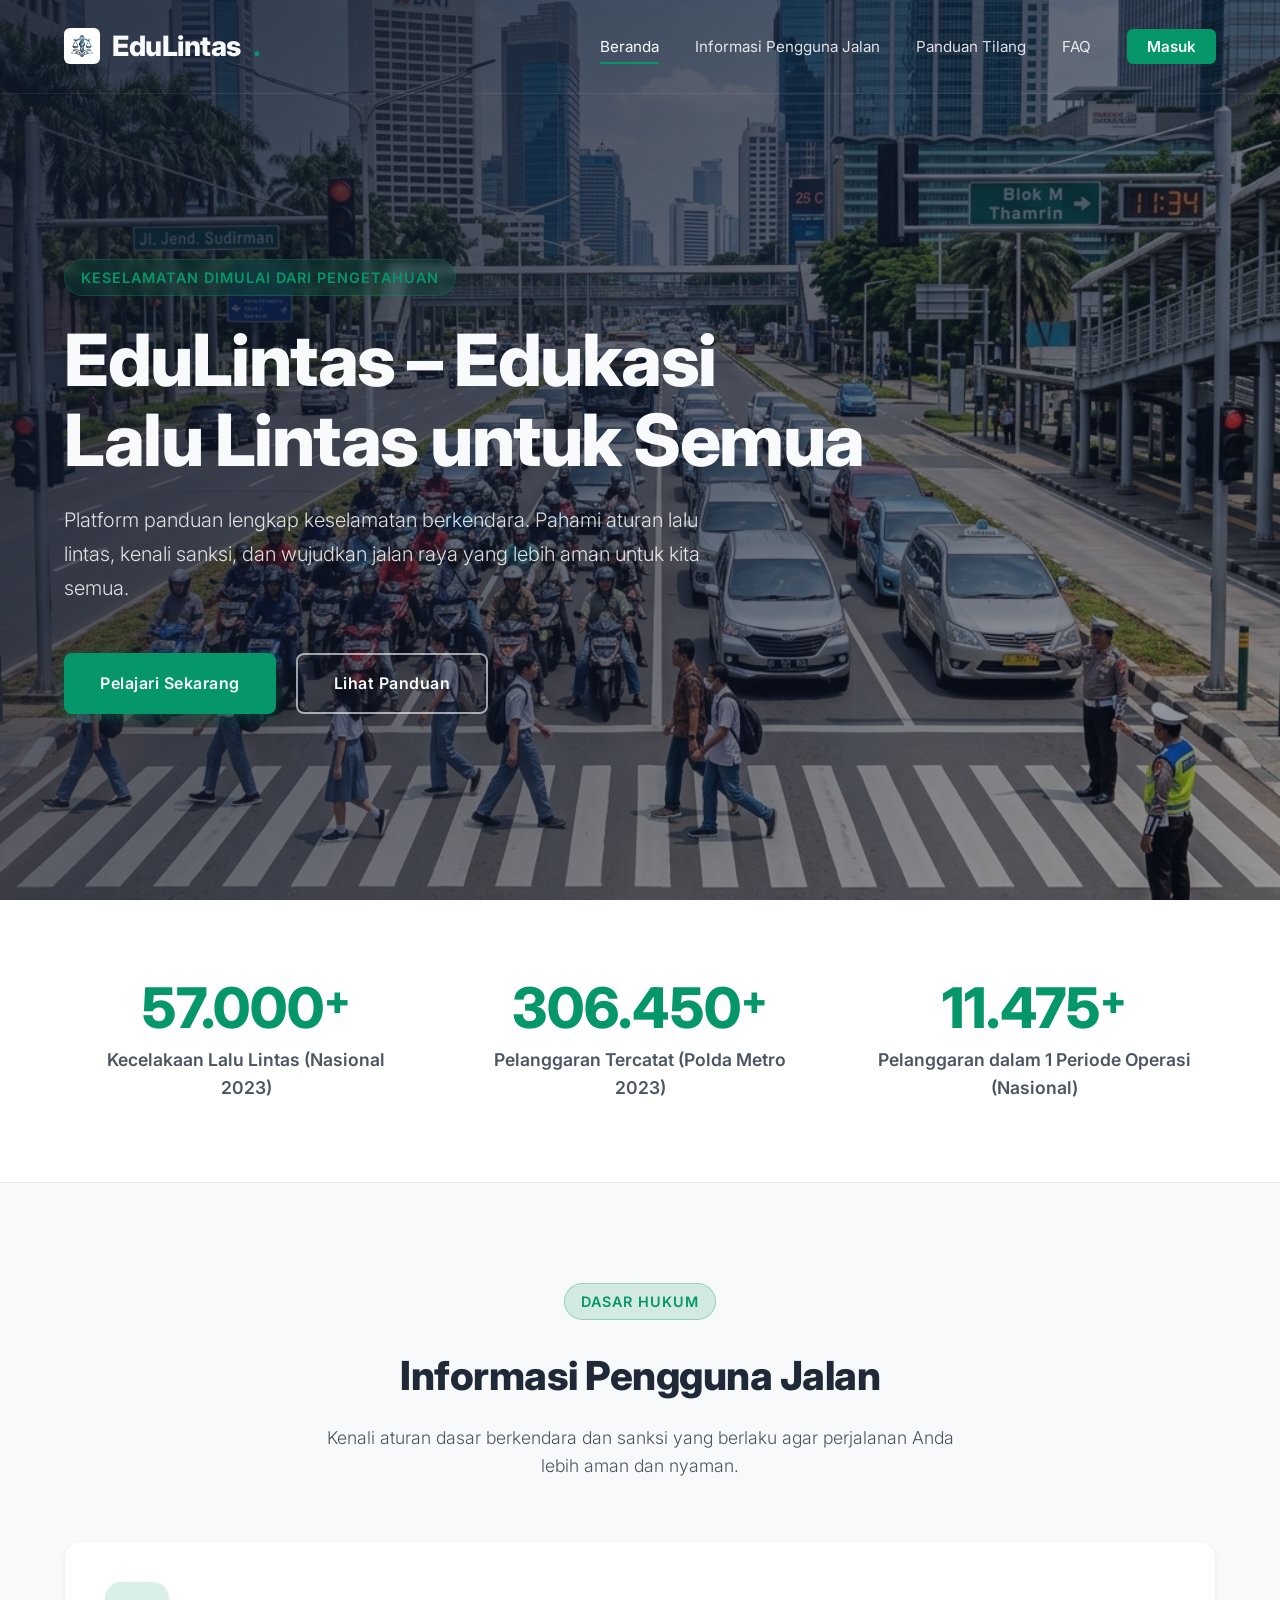
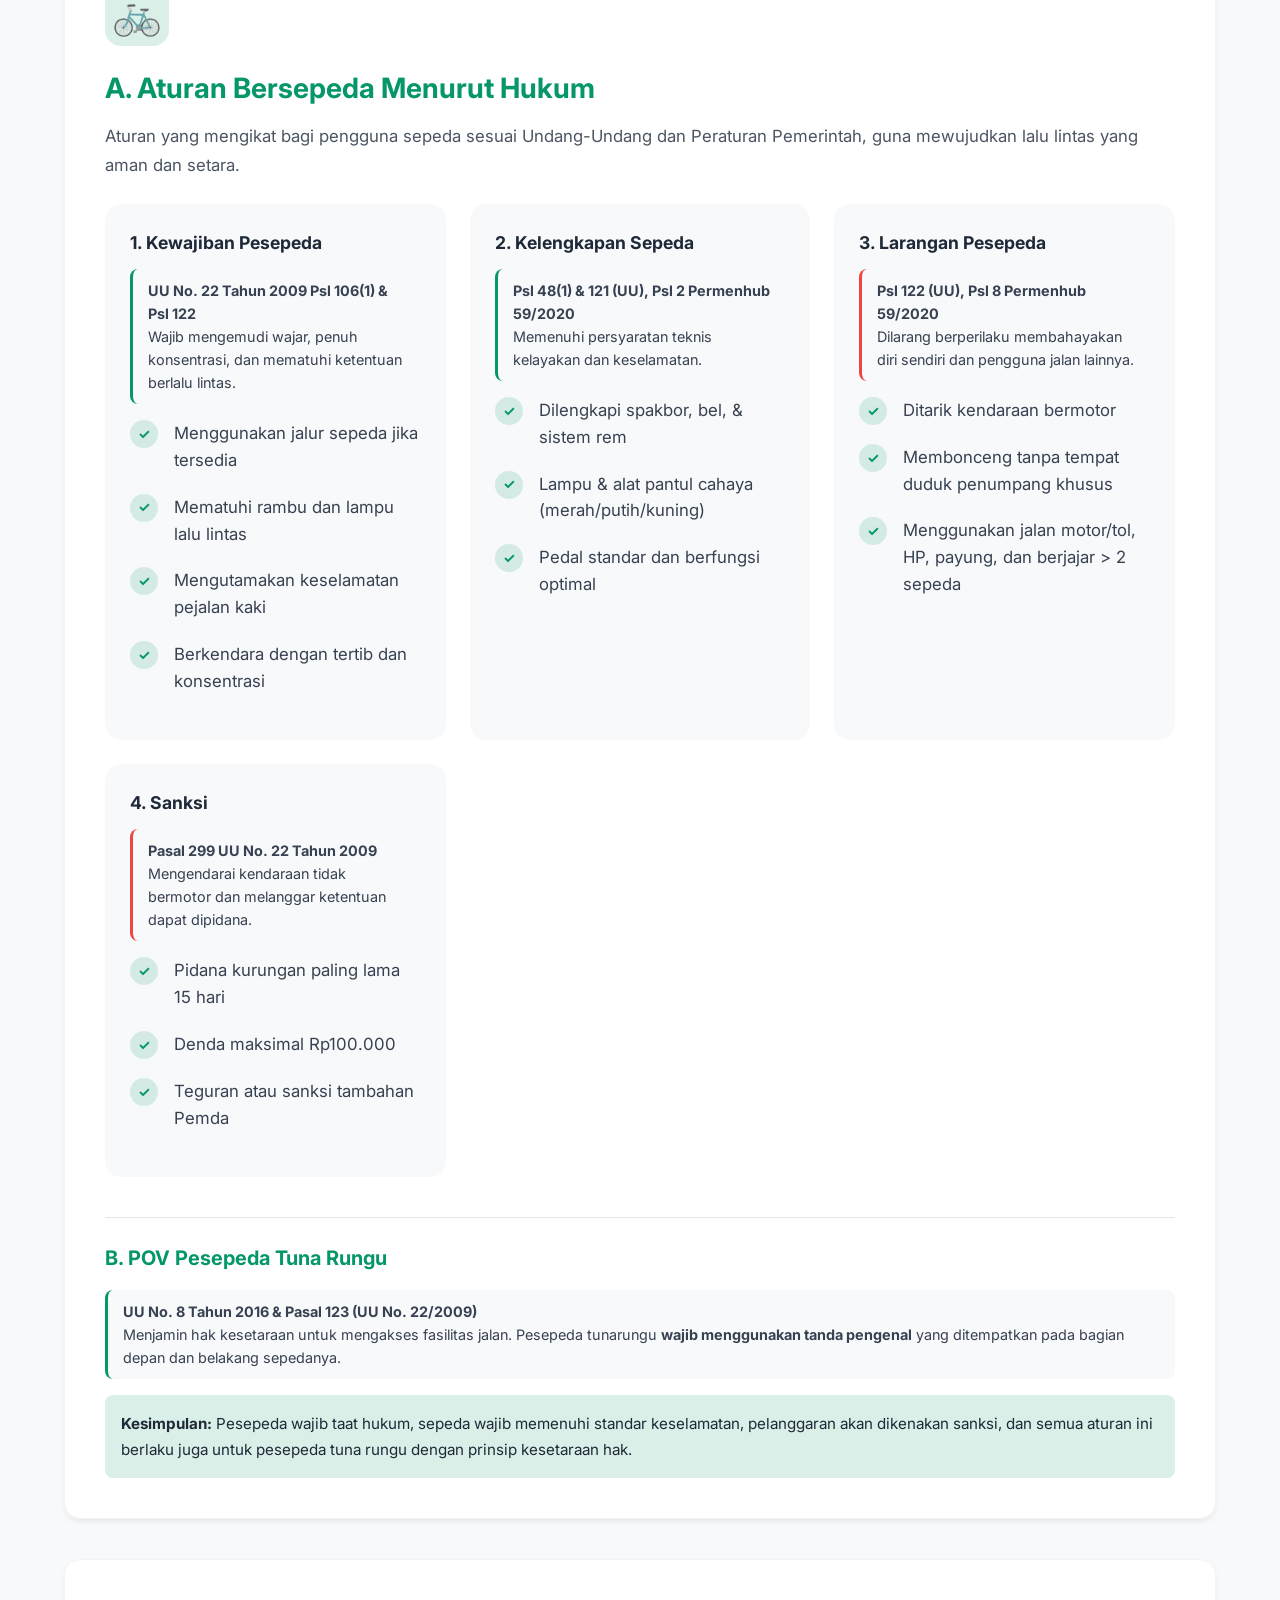
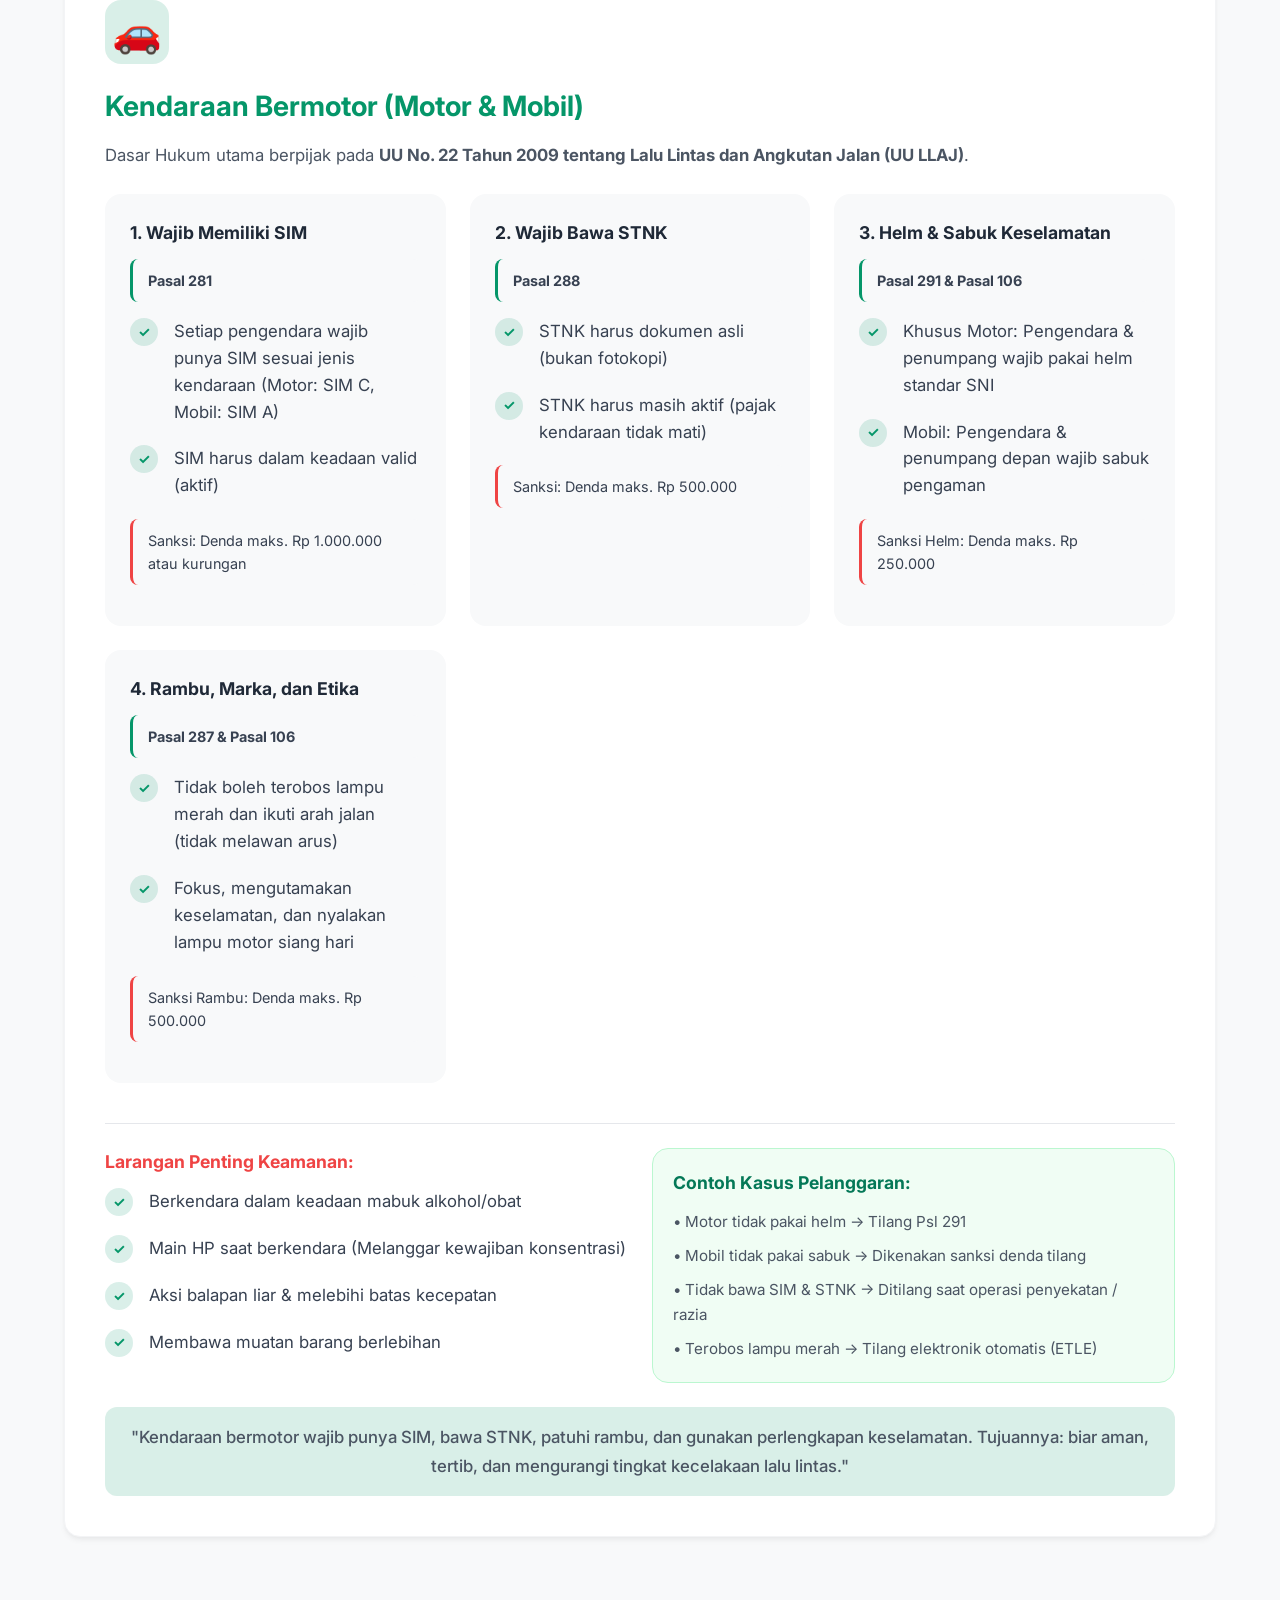
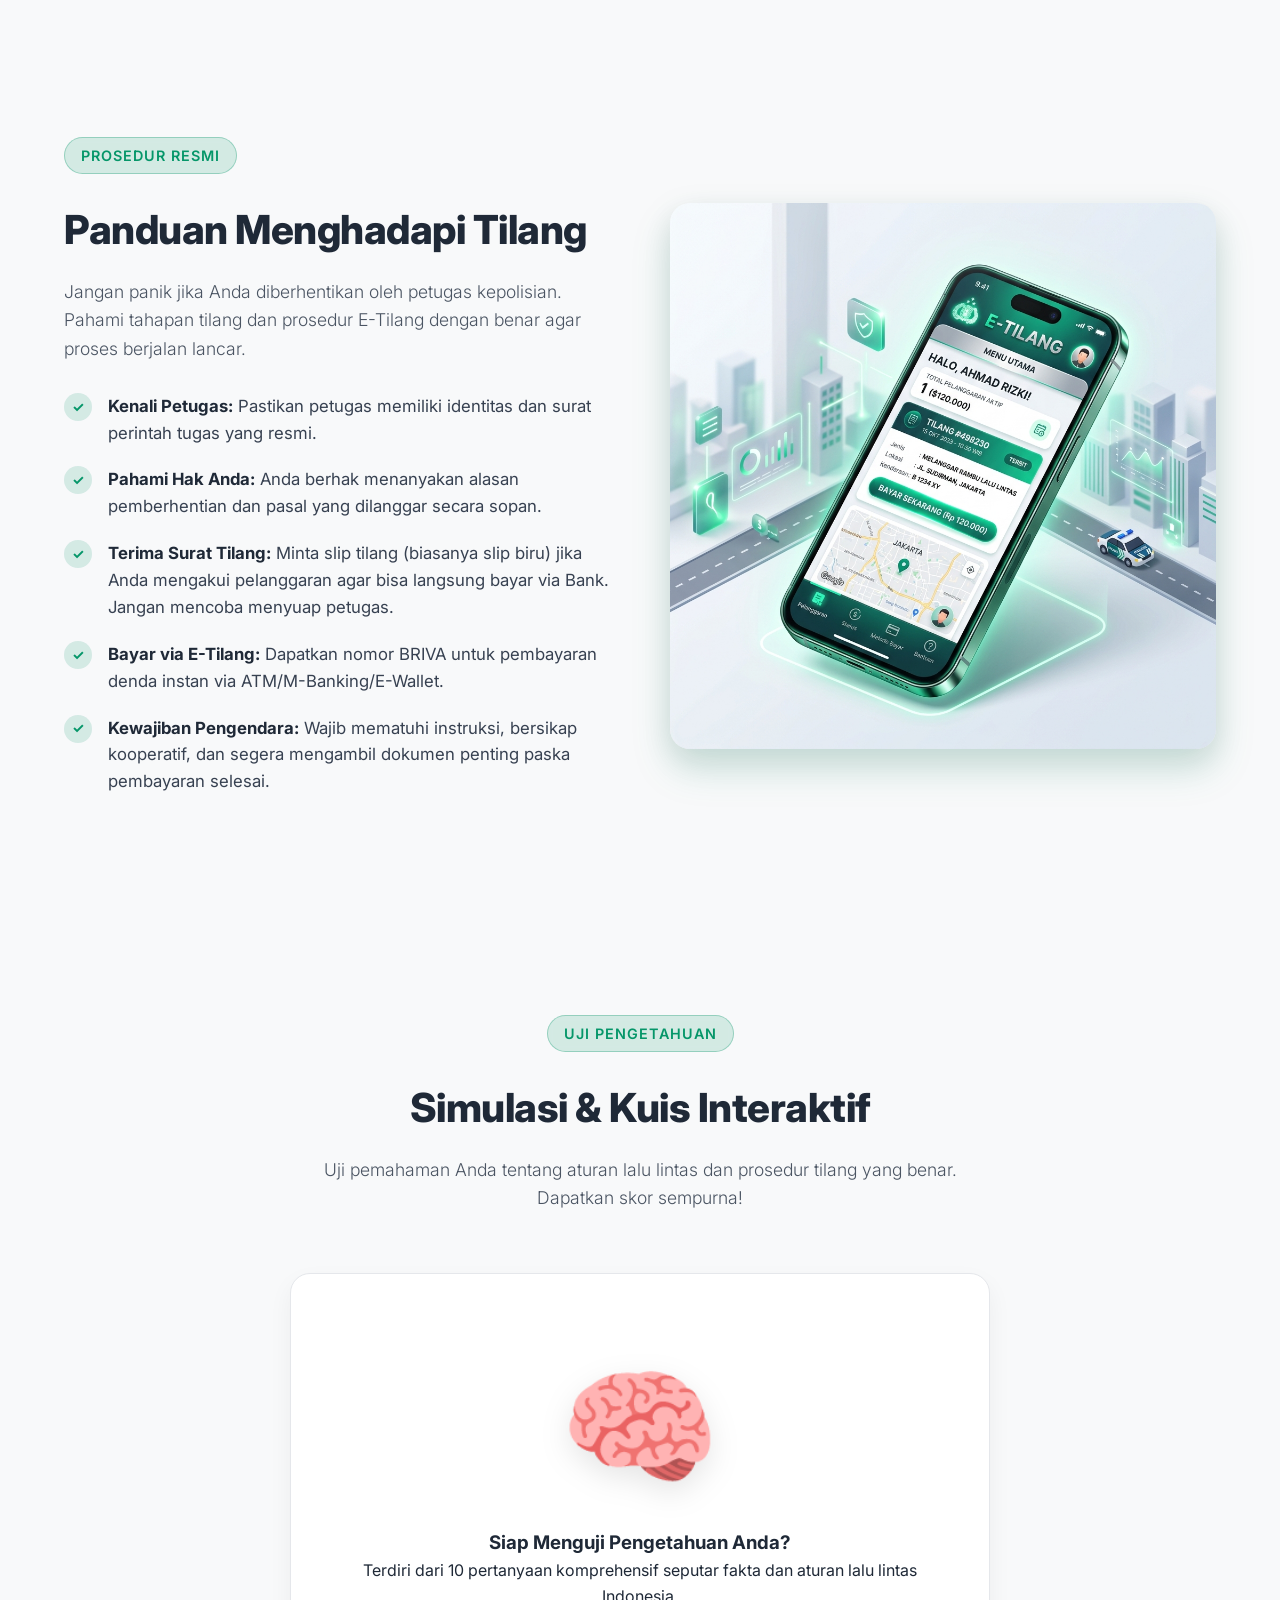
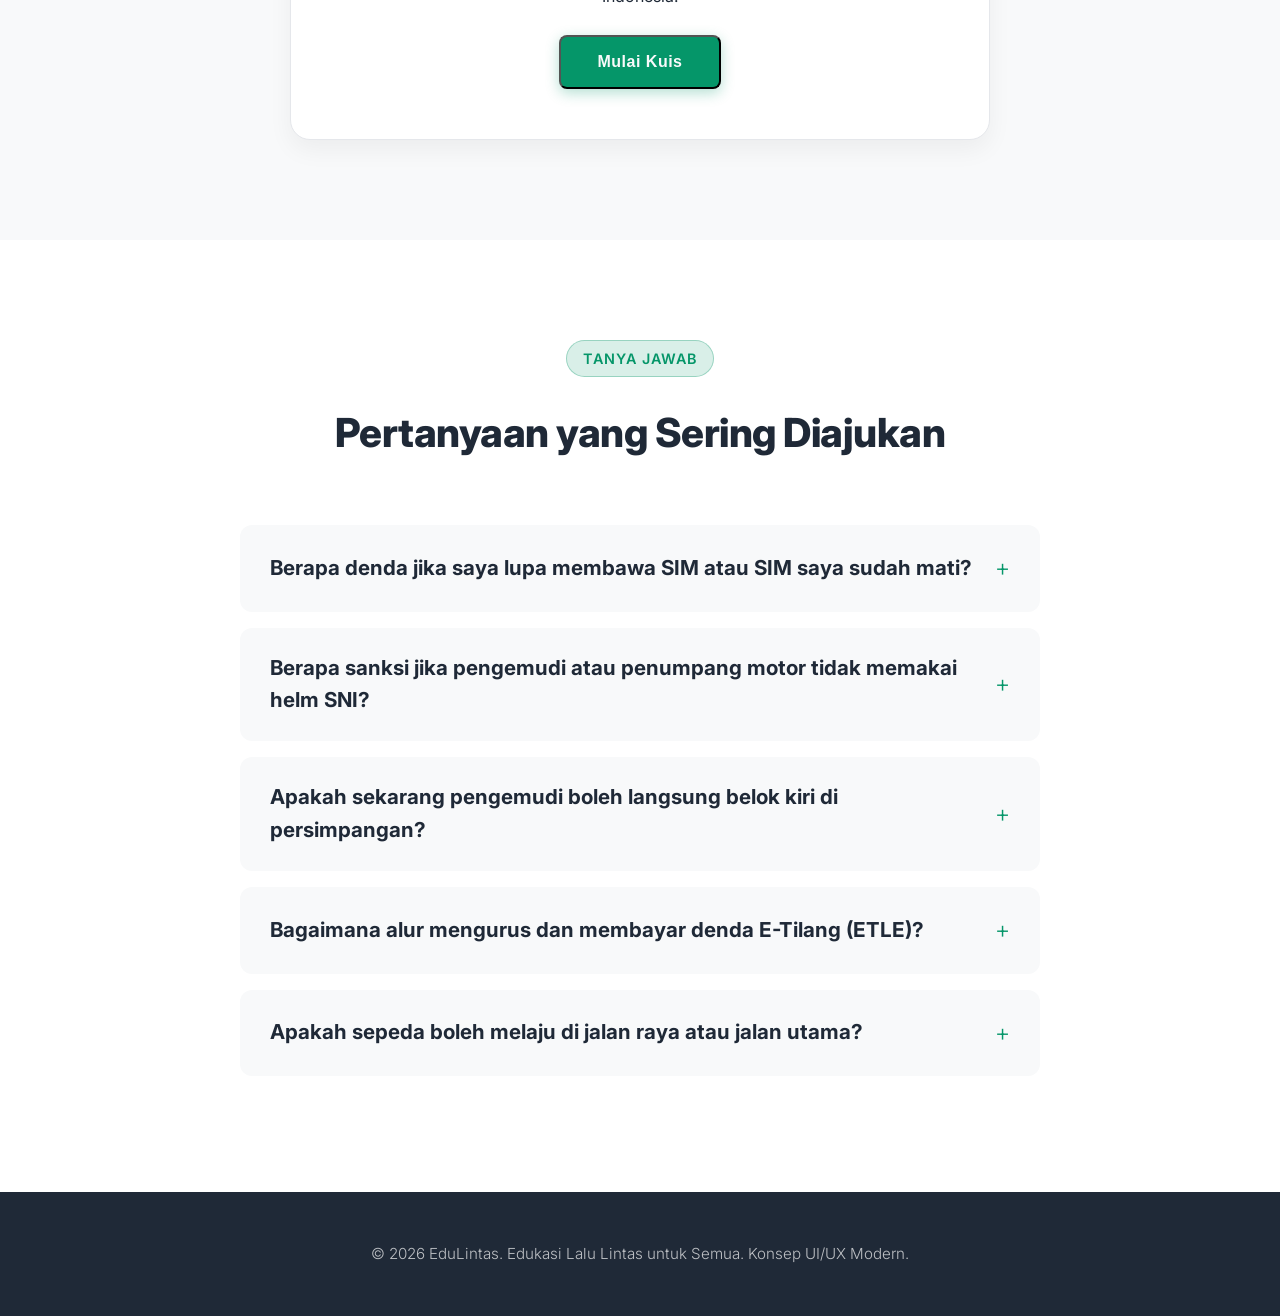
<file: index.html>
<!DOCTYPE html>
<html lang="id">

<head>
    <meta charset="UTF-8">
    <meta name="viewport" content="width=device-width, initial-scale=1.0">
    <title>EduLintas - Edukasi Lalu Lintas untuk Semua</title>

    <link rel="preconnect" href="https://fonts.googleapis.com">
    <link rel="preconnect" href="https://fonts.gstatic.com" crossorigin>
    <link href="https://fonts.googleapis.com/css2?family=Inter:wght@300;400;600;700;800&display=swap" rel="stylesheet">
    <link rel="stylesheet" href="css/styles.css">

    <!-- SEO -->
    <meta name="description" content="EduLintas: Platform panduan lengkap edukasi dan keselamatan lalu lintas.">

    <!-- 🔥 WA / Social Preview -->
    <meta property="og:title" content="EduLintas - Edukasi Lalu Lintas">
    <meta property="og:description" content="Pelajari aturan lalu lintas dan keselamatan berkendara dengan EduLintas.">
    <meta property="og:image" content="https://edulintas.vercel.app/assets/img/preview.png">
    <meta property="og:url" content="https://edulintas.vercel.app/">
    <meta property="og:type" content="website">
</head>

<body>
    <header class="hero" id="home">
        <!-- Navigation -->
        <nav class="navbar" id="navbar">
            <div class="container">
                <a href="#" class="logo">
                    <img src="assets/img/logo.jpeg" alt="EduLintas Logo" class="logo-img">
                    EduLintas<span>.</span>
                </a>
                <ul class="nav-links" id="navLinks">
                    <li><a href="#" class="active">Beranda</a></li>
                    <li><a href="#materi">Informasi Pengguna Jalan</a></li>
                    <li><a href="#panduan">Panduan Tilang</a></li>
                    <li><a href="#faq">FAQ</a></li>
                    <li id="navAuthContainer"><button class="btn-login-nav" id="btnShowLogin">Masuk</button></li>
                </ul>
                <div class="hamburger" id="mobileMenuBtn">
                    <div class="line"></div>
                    <div class="line"></div>
                    <div class="line"></div>
                </div>
            </div>
        </nav>

        <!-- Dynamic Hero Content -->
        <div class="hero-content container">
            <div class="hero-text">
                <span class="eyebrow fade-in-up delay-1">Keselamatan Dimulai dari Pengetahuan</span>
                <h1 class="fade-in-up delay-2">EduLintas – Edukasi Lalu Lintas untuk Semua</h1>
                <p class="fade-in-up delay-3">Platform panduan lengkap keselamatan berkendara. Pahami aturan lalu
                    lintas, kenali sanksi, dan wujudkan jalan raya yang lebih aman untuk kita semua.</p>
                <div class="cta-group fade-in-up delay-4">
                    <a href="#materi" class="btn btn-primary" id="btnPelajari">Pelajari Sekarang</a>
                    <a href="#panduan" class="btn btn-outline" id="btnInfografis">Lihat Panduan</a>
                </div>
            </div>
        </div>

        <!-- Semi Transparent Overlay -->
        <div class="overlay"></div>
    </header>
    <!-- MAIN CONTENT SECTIONS -->
    <main>
        <!-- Data Statistik Section -->
        <section class="stats-section bg-light" id="statistik">
            <div class="container">
                <div class="stats-grid">
                    <div class="stat-card">
                        <h3 class="stat-number counter" data-target="152000" id="statKecelakaan">0</h3>
                        <p class="stat-label">Kecelakaan Lalu Lintas (Nasional 2023)</p>
                    </div>
                    <div class="stat-card">
                        <h3 class="stat-number counter" data-target="817069" id="statPelanggaran">0</h3>
                        <p class="stat-label">Pelanggaran Tercatat (Polda Metro 2023)</p>
                    </div>
                    <div class="stat-card">
                        <h3 class="stat-number counter" data-target="30468" id="statOperasi">0</h3>
                        <p class="stat-label">Pelanggaran dalam 1 Periode Operasi (Nasional)</p>
                    </div>
                </div>
            </div>
        </section>

        <!-- informasi pengguna jalan -->
        <section id="materi" class="section">
            <div class="container">
                <div class="section-header text-center">
                    <span class="eyebrow">Dasar Hukum</span>
                    <h2>Informasi Pengguna Jalan</h2>
                    <p>Kenali aturan dasar berkendara dan sanksi yang berlaku agar perjalanan Anda lebih aman dan
                        nyaman.</p>
                </div>
                <div class="grid" style="gap: 40px; width: 100%;">

                    <!-- Kategori Sepeda -->
                    <div class="card" style="padding: 40px; text-align: left;">
                        <div class="card-icon" style="margin-bottom: 20px;">🚲</div>
                        <h3 style="font-size: 1.75rem; color: var(--primary-color);">A. Aturan Bersepeda Menurut Hukum
                        </h3>
                        <p style="margin-bottom: 24px; font-size: 1.05rem;">Aturan yang mengikat bagi pengguna sepeda
                            sesuai Undang-Undang dan Peraturan Pemerintah, guna mewujudkan lalu lintas yang aman dan
                            setara.</p>

                        <div class="grid"
                            style="grid-template-columns: repeat(auto-fit, minmax(280px, 1fr)); gap: 24px;">
                            <div class="sub-card"
                                style="background: var(--bg-color); padding: 24px; border-radius: 16px;">
                                <h4 style="margin-bottom: 12px; color: var(--text-dark); font-size: 1.1rem;">1.
                                    Kewajiban Pesepeda</h4>
                                <div class="pasal-box">
                                    <strong>UU No. 22 Tahun 2009 Psl 106(1) & Psl 122</strong><br>
                                    Wajib mengemudi wajar, penuh konsentrasi, dan mematuhi ketentuan berlalu lintas.
                                </div>
                                <ul class="check-list" style="margin-top: 16px; font-size: 0.95rem;">
                                    <li>Menggunakan jalur sepeda jika tersedia</li>
                                    <li>Mematuhi rambu dan lampu lalu lintas</li>
                                    <li>Mengutamakan keselamatan pejalan kaki</li>
                                    <li>Berkendara dengan tertib dan konsentrasi</li>
                                </ul>
                            </div>

                            <div class="sub-card"
                                style="background: var(--bg-color); padding: 24px; border-radius: 16px;">
                                <h4 style="margin-bottom: 12px; color: var(--text-dark); font-size: 1.1rem;">2.
                                    Kelengkapan Sepeda</h4>
                                <div class="pasal-box">
                                    <strong>Psl 48(1) & 121 (UU), Psl 2 Permenhub 59/2020</strong><br>
                                    Memenuhi persyaratan teknis kelayakan dan keselamatan.
                                </div>
                                <ul class="check-list" style="margin-top: 16px; font-size: 0.95rem;">
                                    <li>Dilengkapi spakbor, bel, & sistem rem</li>
                                    <li>Lampu & alat pantul cahaya (merah/putih/kuning)</li>
                                    <li>Pedal standar dan berfungsi optimal</li>
                                </ul>
                            </div>

                            <div class="sub-card"
                                style="background: var(--bg-color); padding: 24px; border-radius: 16px;">
                                <h4 style="margin-bottom: 12px; color: var(--text-dark); font-size: 1.1rem;">3. Larangan
                                    Pesepeda</h4>
                                <div class="denda-box">
                                    <strong>Psl 122 (UU), Psl 8 Permenhub 59/2020</strong><br>
                                    Dilarang berperilaku membahayakan diri sendiri dan pengguna jalan lainnya.
                                </div>
                                <ul class="check-list" style="margin-top: 16px; font-size: 0.95rem;">
                                    <li>Ditarik kendaraan bermotor</li>
                                    <li>Membonceng tanpa tempat duduk penumpang khusus</li>
                                    <li>Menggunakan jalan motor/tol, HP, payung, dan berjajar > 2 sepeda</li>
                                </ul>
                            </div>

                            <div class="sub-card"
                                style="background: var(--bg-color); padding: 24px; border-radius: 16px;">
                                <h4 style="margin-bottom: 12px; color: var(--text-dark); font-size: 1.1rem;">4. Sanksi
                                </h4>
                                <div class="denda-box">
                                    <strong>Pasal 299 UU No. 22 Tahun 2009</strong><br>
                                    Mengendarai kendaraan tidak bermotor dan melanggar ketentuan dapat dipidana.
                                </div>
                                <ul class="check-list" style="margin-top: 16px; font-size: 0.95rem;">
                                    <li>Pidana kurungan paling lama 15 hari</li>
                                    <li>Denda maksimal Rp100.000</li>
                                    <li>Teguran atau sanksi tambahan Pemda</li>
                                </ul>
                            </div>
                        </div>

                        <div style="margin-top: 40px; border-top: 1px solid #E5E7EB; padding-top: 24px;">
                            <h4 style="margin-bottom: 16px; color: var(--primary-color); font-size: 1.25rem;">B. POV
                                Pesepeda Tuna Rungu</h4>
                            <div class="pasal-box" style="margin-bottom: 16px;">
                                <strong>UU No. 8 Tahun 2016 & Pasal 123 (UU No. 22/2009)</strong><br>
                                Menjamin hak kesetaraan untuk mengakses fasilitas jalan. Pesepeda tunarungu
                                <strong>wajib menggunakan tanda pengenal</strong> yang ditempatkan pada bagian depan dan
                                belakang sepedanya.
                            </div>
                            <p
                                style="font-size: 0.95rem; background: var(--primary-light); padding: 16px; border-radius: 8px; color: var(--text-dark);">
                                <strong>Kesimpulan:</strong> Pesepeda wajib taat hukum, sepeda wajib memenuhi standar
                                keselamatan, pelanggaran akan dikenakan sanksi, dan semua aturan ini berlaku juga untuk
                                pesepeda tuna rungu dengan prinsip kesetaraan hak.
                            </p>
                        </div>
                    </div>

                    <!-- Kategori Kendaraan Bermotor -->
                    <div class="card" style="padding: 40px; text-align: left;">
                        <div class="card-icon" style="margin-bottom: 20px;">🚗</div>
                        <h3 style="font-size: 1.75rem; color: var(--primary-color);">Kendaraan Bermotor (Motor & Mobil)
                        </h3>
                        <p style="margin-bottom: 24px; font-size: 1.05rem;">Dasar Hukum utama berpijak pada <strong>UU
                                No. 22 Tahun 2009 tentang Lalu Lintas dan Angkutan Jalan (UU LLAJ)</strong>.</p>

                        <div class="grid"
                            style="grid-template-columns: repeat(auto-fit, minmax(280px, 1fr)); gap: 24px;">

                            <div class="sub-card"
                                style="background: var(--bg-color); padding: 24px; border-radius: 16px;">
                                <h4 style="margin-bottom: 12px; color: var(--text-dark); font-size: 1.1rem;">1. Wajib
                                    Memiliki SIM</h4>
                                <div class="pasal-box"><strong>Pasal 281</strong></div>
                                <ul class="check-list" style="margin-top: 16px; font-size: 0.95rem;">
                                    <li>Setiap pengendara wajib punya SIM sesuai jenis kendaraan (Motor: SIM C, Mobil:
                                        SIM A)</li>
                                    <li>SIM harus dalam keadaan valid (aktif)</li>
                                </ul>
                                <div class="denda-box" style="margin-top:16px;">Sanksi: Denda maks. Rp 1.000.000 atau
                                    kurungan</div>
                            </div>

                            <div class="sub-card"
                                style="background: var(--bg-color); padding: 24px; border-radius: 16px;">
                                <h4 style="margin-bottom: 12px; color: var(--text-dark); font-size: 1.1rem;">2. Wajib
                                    Bawa STNK</h4>
                                <div class="pasal-box"><strong>Pasal 288</strong></div>
                                <ul class="check-list" style="margin-top: 16px; font-size: 0.95rem;">
                                    <li>STNK harus dokumen asli (bukan fotokopi)</li>
                                    <li>STNK harus masih aktif (pajak kendaraan tidak mati)</li>
                                </ul>
                                <div class="denda-box" style="margin-top:16px;">Sanksi: Denda maks. Rp 500.000</div>
                            </div>

                            <div class="sub-card"
                                style="background: var(--bg-color); padding: 24px; border-radius: 16px;">
                                <h4 style="margin-bottom: 12px; color: var(--text-dark); font-size: 1.1rem;">3. Helm &
                                    Sabuk Keselamatan</h4>
                                <div class="pasal-box"><strong>Pasal 291 & Pasal 106</strong></div>
                                <ul class="check-list" style="margin-top: 16px; font-size: 0.95rem;">
                                    <li>Khusus Motor: Pengendara & penumpang wajib pakai helm standar SNI</li>
                                    <li>Mobil: Pengendara & penumpang depan wajib sabuk pengaman</li>
                                </ul>
                                <div class="denda-box" style="margin-top:16px;">Sanksi Helm: Denda maks. Rp 250.000
                                </div>
                            </div>

                            <div class="sub-card"
                                style="background: var(--bg-color); padding: 24px; border-radius: 16px;">
                                <h4 style="margin-bottom: 12px; color: var(--text-dark); font-size: 1.1rem;">4. Rambu,
                                    Marka, dan Etika</h4>
                                <div class="pasal-box"><strong>Pasal 287 & Pasal 106</strong></div>
                                <ul class="check-list" style="margin-top: 16px; font-size: 0.95rem;">
                                    <li>Tidak boleh terobos lampu merah dan ikuti arah jalan (tidak melawan arus)</li>
                                    <li>Fokus, mengutamakan keselamatan, dan nyalakan lampu motor siang hari</li>
                                </ul>
                                <div class="denda-box" style="margin-top:16px;">Sanksi Rambu: Denda maks. Rp 500.000
                                </div>
                            </div>

                        </div>

                        <div style="margin-top: 40px; border-top: 1px solid #E5E7EB; padding-top: 24px;">
                            <div style="display: flex; flex-wrap: wrap; gap: 24px;">
                                <div style="flex: 1 1 300px;">
                                    <h4 style="margin-bottom: 12px; color: #EF4444; font-size: 1.1rem;">Larangan Penting
                                        Keamanan:</h4>
                                    <ul class="check-list" style="font-size: 0.95rem;">
                                        <li>Berkendara dalam keadaan mabuk alkohol/obat</li>
                                        <li>Main HP saat berkendara (Melanggar kewajiban konsentrasi)</li>
                                        <li>Aksi balapan liar & melebihi batas kecepatan</li>
                                        <li>Membawa muatan barang berlebihan</li>
                                    </ul>
                                </div>
                                <div
                                    style="flex: 1 1 300px; background: #F0FDF4; padding: 20px; border-radius: 16px; border: 1px solid #BBF7D0;">
                                    <h4 style="margin-bottom: 12px; color: var(--primary-hover); font-size: 1.1rem;">
                                        Contoh Kasus Pelanggaran:</h4>
                                    <p style="font-size: 0.95rem; margin-bottom: 8px;">• Motor tidak pakai helm &rarr;
                                        Tilang Psl 291</p>
                                    <p style="font-size: 0.95rem; margin-bottom: 8px;">• Mobil tidak pakai sabuk &rarr;
                                        Dikenakan sanksi denda tilang</p>
                                    <p style="font-size: 0.95rem; margin-bottom: 8px;">• Tidak bawa SIM & STNK &rarr;
                                        Ditilang saat operasi penyekatan / razia</p>
                                    <p style="font-size: 0.95rem;">• Terobos lampu merah &rarr; Tilang elektronik
                                        otomatis (ETLE)</p>
                                </div>
                            </div>

                            <div
                                style="margin-top: 24px; padding: 16px; text-align: center; background: var(--primary-light); color: var(--text-black); border-radius: 12px;">
                                <p style="font-size: 1.05rem; font-weight: 500;">
                                    "Kendaraan bermotor wajib punya SIM, bawa STNK, patuhi rambu, dan gunakan
                                    perlengkapan keselamatan. Tujuannya: biar aman, tertib, dan mengurangi tingkat
                                    kecelakaan lalu lintas."
                                </p>
                            </div>
                        </div>
                    </div>
                </div>
            </div>
        </section>


        <!-- Panduan Tilang Section -->
        <section id="panduan" class="section">
            <div class="container">
                <div class="flex-layout">
                    <div class="flex-content">
                        <span class="eyebrow">Prosedur Resmi</span>
                        <h2>Panduan Menghadapi Tilang</h2>
                        <p>Jangan panik jika Anda diberhentikan oleh petugas kepolisian. Pahami tahapan tilang dan
                            prosedur E-Tilang dengan benar agar proses berjalan lancar.</p>
                        <ul class="check-list">
                            <li><strong>Kenali Petugas:</strong> Pastikan petugas memiliki identitas dan surat perintah
                                tugas yang resmi.</li>
                            <li><strong>Pahami Hak Anda:</strong> Anda berhak menanyakan alasan pemberhentian dan pasal
                                yang dilanggar secara sopan.</li>
                            <li><strong>Terima Surat Tilang:</strong> Minta slip tilang (biasanya slip biru) jika Anda
                                mengakui pelanggaran agar bisa langsung bayar via Bank. Jangan mencoba menyuap petugas.
                            </li>
                            <li><strong>Bayar via E-Tilang:</strong> Dapatkan nomor BRIVA untuk pembayaran denda instan
                                via ATM/M-Banking/E-Wallet.</li>
                            <li><strong>Kewajiban Pengendara:</strong> Wajib mematuhi instruksi, bersikap kooperatif,
                                dan segera mengambil dokumen penting paska pembayaran selesai.</li>
                        </ul>
                    </div>
                    <div class="flex-image" style="background: transparent; box-shadow: none; align-items: center;">
                        <img src="/assets/img/etilang_illustration_1776254130157.png" alt="Ilustrasi Panduan E-Tilang"
                            style="width: 100%; border-radius: 20px; box-shadow: 0 20px 40px rgba(5,150,105,0.15); filter: drop-shadow(0 10px 15px rgba(0,0,0,0.1));" />
                    </div>
                </div>
            </div>
        </section>

        <!-- Kuis Interaktif Section -->
        <section id="kuis" class="section">
            <div class="container text-center">
                <div class="section-header">
                    <span class="eyebrow">Uji Pengetahuan</span>
                    <h2>Simulasi & Kuis Interaktif</h2>
                    <p>Uji pemahaman Anda tentang aturan lalu lintas dan prosedur tilang yang benar. Dapatkan skor
                        sempurna!</p>
                </div>

                <div class="quiz-container" id="quizContainer">
                    <!-- Quiz Start Screen -->
                    <div id="quizStartPanel" class="quiz-panel active">
                        <span class="emoji-hero">🧠</span>
                        <h3>Siap Menguji Pengetahuan Anda?</h3>
                        <p>Terdiri dari 10 pertanyaan komprehensif seputar fakta dan aturan lalu lintas Indonesia.</p>
                        <br>
                        <button class="btn btn-primary" id="btnStartQuiz">Mulai Kuis</button>
                    </div>

                    <!-- Quiz Question Screen -->
                    <div id="quizQuestionPanel" class="quiz-panel" style="display: none;">
                        <p class="quiz-progress" id="quizProgress">Pertanyaan 1 dari 10</p>
                        <h3 class="quiz-question" id="quizQuestionText">Pertanyaan dimuat disini...</h3>
                        <div class="quiz-options" id="quizOptions">
                            <!-- Options injected dynamically by JS -->
                        </div>
                    </div>

                    <!-- Quiz Feedback Screen -->
                    <div id="quizFeedbackPanel" class="quiz-panel" style="display: none;">
                        <h3 id="feedbackTitle">Benar!</h3>
                        <p id="feedbackText">Penjelasan jawaban akan tampil di sini.</p>
                        <br>
                        <button class="btn btn-primary" id="btnNextQuestion">Lanjut</button>
                    </div>

                    <!-- Quiz Result Screen -->
                    <div id="quizResultPanel" class="quiz-panel" style="display: none;">
                        <span class="emoji-hero" id="resultEmoji">🏆</span>
                        <h3 id="resultTitle">Kuis Selesai!</h3>
                        <p style="font-size: 1.25rem; margin-bottom: 10px;">Skor Anda: <strong id="resultScore"
                                style="color:var(--primary-color); font-size:1.5rem">0 / 10</strong></p>
                        <p id="resultMessage"
                            style="color: #4B5563; max-width: 500px; margin: 0 auto; line-height: 1.6;">Evaluasi akan
                            tampil di sini.</p>
                        <br><br>
                        <button class="btn btn-outline" id="btnRestartQuiz">Coba Lagi</button>
                    </div>
                </div>

                <!-- Dashboard Pengendara (Hanya muncul jika Pengendara login) -->
                <div class="dashboard-pengendara" id="dashboardPengendara"
                    style="display: none; max-width: 700px; margin: 30px auto 0 auto;">
                    <div class="card"
                        style="text-align: left; background: linear-gradient(135deg, #ffffff 0%, #f0fdf4 100%); padding: 30px;">
                        <h3
                            style="color: var(--primary-color); display: flex; align-items: center; gap: 10px; font-size: 1.3rem; margin-bottom: 8px;">
                            🛡️ Dashboard Pengendara: <span id="userDashboardName">Budi Santoso</span>
                        </h3>
                        <p style="margin-bottom: 20px; color: #4B5563; font-size: 0.95rem;">Selamat datang di dashboard
                            pelopor keselamatan berkendara Anda.</p>

                        <div class="grid"
                            style="grid-template-columns: repeat(auto-fit, minmax(220px, 1fr)); gap: 20px;">
                            <div class="sub-card"
                                style="background: #ffffff; padding: 20px; border-radius: 12px; box-shadow: 0 4px 10px rgba(0,0,0,0.03); display: flex; align-items: center; gap: 15px;">
                                <div style="font-size: 2.2rem;">📊</div>
                                <div>
                                    <h4
                                        style="font-size: 0.85rem; color: #6b7280; font-weight: 500; margin-bottom: 4px;">
                                        Skor Kuis Terakhir</h4>
                                    <p style="font-size: 1.4rem; font-weight: 700; color: var(--text-dark);"
                                        id="userLastScore">-</p>
                                </div>
                            </div>
                            <div class="sub-card"
                                style="background: #ffffff; padding: 20px; border-radius: 12px; box-shadow: 0 4px 10px rgba(0,0,0,0.03); display: flex; align-items: center; gap: 15px;">
                                <div style="font-size: 2.2rem;">🏅</div>
                                <div>
                                    <h4
                                        style="font-size: 0.85rem; color: #6b7280; font-weight: 500; margin-bottom: 4px;">
                                        Status Kelayakan</h4>
                                    <p style="font-size: 1rem; font-weight: 700; color: #b45309;" id="userSafetyStatus">
                                        Belum Mengikuti Kuis</p>
                                </div>
                            </div>
                        </div>
                    </div>
                </div>
            </div>
        </section>

        <!-- FAQ Section -->
        <section id="faq" class="section bg-light">
            <div class="container">
                <div class="section-header text-center">
                    <span class="eyebrow">Tanya Jawab</span>
                    <h2>Pertanyaan yang Sering Diajukan</h2>
                </div>
                <div class="accordion">
                    <div class="accordion-item">
                        <div class="accordion-header">
                            <h3>Berapa denda jika saya lupa membawa SIM atau SIM saya sudah mati?</h3>
                            <span class="toggle-icon">+</span>
                        </div>
                        <div class="accordion-content">
                            <p>Ada perbedaan sanksi: Jika Anda memiliki SIM namun tertinggal/lupa membawanya, Anda bisa
                                dikenakan denda maksimal <strong>Rp 250.000</strong> (Pasal 288 ayat 2). Namun, jika
                                Anda tidak memiliki SIM secara sah atau SIM sudah habis masa berlakunya (mati), dendanya
                                lebih berat yaitu maksimal <strong>Rp 1.000.000</strong> (Pasal 281).</p>
                        </div>
                    </div>
                    <div class="accordion-item">
                        <div class="accordion-header">
                            <h3>Berapa sanksi jika pengemudi atau penumpang motor tidak memakai helm SNI?</h3>
                            <span class="toggle-icon">+</span>
                        </div>
                        <div class="accordion-content">
                            <p>Sesuai Pasal 291 ayat (1) dan (2) UU LLAJ, baik pengendara maupun penumpang yang
                                dibonceng <strong>wajib mengenakan helm berstandar Nasional Indonesia (SNI)</strong>.
                                Pelanggaran atas aturan ini dikenakan sanksi denda maksimal Rp 250.000 atau pidana
                                kurungan paling lama 1 bulan.</p>
                        </div>
                    </div>
                    <div class="accordion-item">
                        <div class="accordion-header">
                            <h3>Apakah sekarang pengemudi boleh langsung belok kiri di persimpangan?</h3>
                            <span class="toggle-icon">+</span>
                        </div>
                        <div class="accordion-content">
                            <p><strong>Pada dasarnya tidak boleh.</strong> Sesuai UU No. 22 Tahun 2009 Pasal 112 ayat
                                (3), pada persimpangan jalan yang dilengkapi APILL (lampu lalu lintas), pengemudi
                                dilarang langsung belok kiri. Anda baru boleh langsung belok kiri <strong>hanya
                                    jika</strong> terdapat Rambu Lalu Lintas bertuliskan "Belok Kiri Jalan Terus" atau
                                lampu isyarat khusus yang menyala hijau untuk belok kiri.</p>
                        </div>
                    </div>
                    <div class="accordion-item">
                        <div class="accordion-header">
                            <h3>Bagaimana alur mengurus dan membayar denda E-Tilang (ETLE)?</h3>
                            <span class="toggle-icon">+</span>
                        </div>
                        <div class="accordion-content">
                            <p>Bila Anda terekam kamera ETLE, surat tilang (bukti gambar) akan dikirim ke alamat sesuai
                                plat nomor kendaraan. Anda selanjutnya harus melakukan <strong>konfirmasi
                                    kepemilikan/pelanggaran</strong> secara online di etle-korlantas.info selambatnya 8
                                hari. Setelah konfirmasi, Anda akan mendapat nomor BRIVA via SMS untuk membayar denda
                                melalui ATM/M-Banking/E-Wallet. Jika Anda mengabaikan surat tersebut, STNK kendaraan
                                dapat diblokir sementara.</p>
                        </div>
                    </div>
                    <div class="accordion-item">
                        <div class="accordion-header">
                            <h3>Apakah sepeda boleh melaju di jalan raya atau jalan utama?</h3>
                            <span class="toggle-icon">+</span>
                        </div>
                        <div class="accordion-content">
                            <p>Pesepeda <strong>diperbolehkan</strong> melaju di jalan umum asalkan mematuhi seluruh
                                rambu lalu lintas yang berlaku. Namun, pesepeda <strong>wajib</strong> menggunakan
                                lajur/jalur khusus sepeda apabila jalur tersebut telah disediakan oleh pemerintah, serta
                                dilarang mutlak untuk memasuki jalan tol atau lajur yang dikhususkan bagi kendaraan
                                bermotor berkecepatan tinggi.</p>
                        </div>
                    </div>
                </div>
            </div>
        </section>

        <!-- Admin Dashboard Section dipindahkan ke halaman admin.html terdedikasi -->
    </main>

    <!-- FOOTER -->
    <footer class="footer">
        <div class="container text-center">
            <p>&copy; 2026 EduLintas. Edukasi Lalu Lintas untuk Semua. Konsep UI/UX Modern.</p>
        </div>
    </footer>

    <!-- MODAL LOGIN MODERN -->
    <div class="modal-overlay" id="loginModal">
        <div class="modal-card">
            <div class="modal-close" id="btnCloseLogin">&times;</div>
            <div class="modal-header">
                <span class="modal-logo">EduLintas<span>.</span></span>
                <h3>Selamat Datang Kembali</h3>
                <p>Silakan masuk untuk mengakses fitur kuis terintegrasi dan panel kontrol Anda.</p>
            </div>

            <form id="formLogin" style="display: flex; flex-direction: column; gap: 16px;">
                <div style="display: flex; flex-direction: column; gap: 6px;">
                    <label for="loginUsername"
                        style="font-weight: 600; font-size: 0.9rem; text-align: left; display: block; width: 100%;">Nama
                        Pengguna (Username):</label>
                    <input type="text" id="loginUsername" placeholder="Ketik 'admin' atau 'pengendara'" required
                        class="admin-input">
                </div>
                <div style="display: flex; flex-direction: column; gap: 6px;">
                    <label for="loginPassword"
                        style="font-weight: 600; font-size: 0.9rem; text-align: left; display: block; width: 100%;">Kata
                        Sandi (Password):</label>
                    <input type="password" id="loginPassword" placeholder="Ketik 'admin123' atau 'user123'" required
                        class="admin-input">
                </div>
                <div id="loginErrorMessage"
                    style="color: #dc2626; font-size: 0.85rem; font-weight: 600; display: none; text-align: left; width: 100%;">
                    Username atau password salah!</div>

                <button type="submit" class="btn btn-primary"
                    style="padding: 14px; font-size: 1rem; width: 100%; margin-top: 8px;">Masuk Sekarang</button>
            </form>

            <div class="modal-tips">
                <strong style="display: block; margin-bottom: 6px; color: #4B5563;">💡 Akun Uji Coba (Demo):</strong>
                <ul style="padding-left: 16px; list-style-type: disc;">
                    <li><strong>Admin:</strong> (Akan diarahkan ke Portal Admin)</li>
                    <li><strong>Pengendara:</strong>(Akan diarahkan ke Portal pengendara)</li>
                </ul>
            </div>
        </div>
    </div>

    <script src="js/script.js"></script>
</body>

</html>
</file>
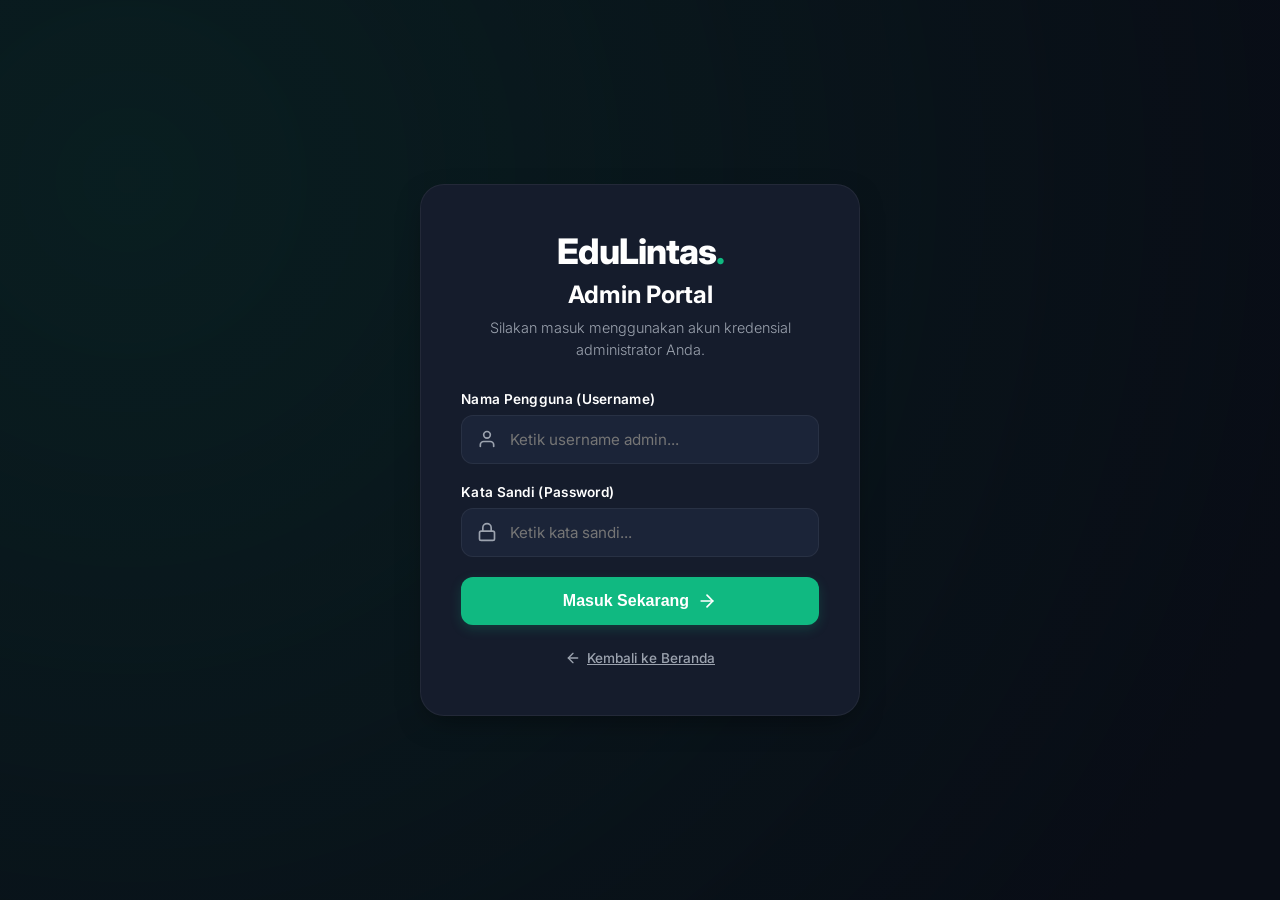
<file: admin.html>
<!DOCTYPE html>
<html lang="id">
<head>
    <meta charset="UTF-8">
    <meta name="viewport" content="width=device-width, initial-scale=1.0">
    <title>Portal Admin - EduLintas</title>
    
    <link rel="preconnect" href="https://fonts.googleapis.com">
    <link rel="preconnect" href="https://fonts.gstatic.com" crossorigin>
    <link href="https://fonts.googleapis.com/css2?family=Inter:wght@300;400;500;600;700;800&display=swap" rel="stylesheet">
    <link rel="stylesheet" href="css/admin.css">
    
    <meta name="description" content="EduLintas Admin Portal: Kelola statistik lalu lintas, kuis interaktif, dan pantau kelayakan berkendara pengguna.">
</head>
<body class="admin-portal-body">

    <!-- ==========================================
         1. LOGIN PANEL (Tampil jika belum login)
         ========================================== -->
    <div id="adminLoginWrapper" class="login-wrapper" style="display: flex;">
        <div class="login-container">
            <div class="login-header">
                <span class="login-logo">EduLintas<span>.</span></span>
                <h2>Admin Portal</h2>
                <p>Silakan masuk menggunakan akun kredensial administrator Anda.</p>
            </div>
            
            <form id="formAdminLogin">
                <div class="input-group">
                    <label for="adminUsername">Nama Pengguna (Username)</label>
                    <div class="input-with-icon">
                        <svg xmlns="http://www.w3.org/2000/svg" width="20" height="20" viewBox="0 0 24 24" fill="none" stroke="currentColor" stroke-width="2" stroke-linecap="round" stroke-linejoin="round"><path d="M20 21v-2a4 4 0 0 0-4-4H8a4 4 0 0 0-4 4v2"></path><circle cx="12" cy="7" r="4"></circle></svg>
                        <input type="text" id="adminUsername" placeholder="Ketik username admin..." required autocomplete="username">
                    </div>
                </div>
                
                <div class="input-group">
                    <label for="adminPassword">Kata Sandi (Password)</label>
                    <div class="input-with-icon">
                        <svg xmlns="http://www.w3.org/2000/svg" width="20" height="20" viewBox="0 0 24 24" fill="none" stroke="currentColor" stroke-width="2" stroke-linecap="round" stroke-linejoin="round"><rect x="3" y="11" width="18" height="11" rx="2" ry="2"></rect><path d="M7 11V7a5 5 0 0 1 10 0v4"></path></svg>
                        <input type="password" id="adminPassword" placeholder="Ketik kata sandi..." required autocomplete="current-password">
                    </div>
                </div>
                
                <div id="adminLoginError" class="login-error-msg" style="display: none;">
                    Username atau password admin salah!
                </div>
                
                <button type="submit" class="btn-login-submit">
                    Masuk Sekarang
                    <svg xmlns="http://www.w3.org/2000/svg" width="20" height="20" viewBox="0 0 24 24" fill="none" stroke="currentColor" stroke-width="2" stroke-linecap="round" stroke-linejoin="round"><line x1="5" y1="12" x2="19" y2="12"></line><polyline points="12 5 19 12 12 19"></polyline></svg>
                </button>
            </form>
            
            <div class="login-footer">
                <a href="index.html">
                    <svg xmlns="http://www.w3.org/2000/svg" width="16" height="16" viewBox="0 0 24 24" fill="none" stroke="currentColor" stroke-width="2" stroke-linecap="round" stroke-linejoin="round"><line x1="19" y1="12" x2="5" y2="12"></line><polyline points="12 19 5 12 12 5"></polyline></svg>
                    Kembali ke Beranda
                </a>
            </div>
        </div>
    </div>


    <!-- ==========================================
         2. MAIN DASHBOARD LAYOUT (Tampil jika sudah login)
         ========================================== -->
    <div id="adminDashboardLayout" class="dashboard-layout" style="display: none;">
        
        <!-- SIDEBAR -->
        <aside class="sidebar">
            <div class="sidebar-brand">
                <span class="logo">EduLintas<span>.</span></span>
                <span class="badge-role">Admin</span>
            </div>
            
            <nav class="sidebar-nav">
                <ul>
                    <li class="nav-item active" data-target="sectionOverview">
                        <svg xmlns="http://www.w3.org/2000/svg" width="20" height="20" viewBox="0 0 24 24" fill="none" stroke="currentColor" stroke-width="2" stroke-linecap="round" stroke-linejoin="round"><rect x="3" y="3" width="7" height="9"></rect><rect x="14" y="3" width="7" height="5"></rect><rect x="14" y="12" width="7" height="9"></rect><rect x="3" y="16" width="7" height="5"></rect></svg>
                        <span>Ringkasan</span>
                    </li>
                    <li class="nav-item" data-target="sectionKuis">
                        <svg xmlns="http://www.w3.org/2000/svg" width="20" height="20" viewBox="0 0 24 24" fill="none" stroke="currentColor" stroke-width="2" stroke-linecap="round" stroke-linejoin="round"><path d="M14 2H6a2 2 0 0 0-2 2v16a2 2 0 0 0 2 2h12a2 2 0 0 0 2-2V8z"></path><polyline points="14 2 14 8 20 8"></polyline><line x1="16" y1="13" x2="8" y2="13"></line><line x1="16" y1="17" x2="8" y2="17"></line><polyline points="10 9 9 9 8 9"></polyline></svg>
                        <span>Kelola Kuis</span>
                    </li>
                    <li class="nav-item" data-target="sectionRiwayat">
                        <svg xmlns="http://www.w3.org/2000/svg" width="20" height="20" viewBox="0 0 24 24" fill="none" stroke="currentColor" stroke-width="2" stroke-linecap="round" stroke-linejoin="round"><path d="M17 21v-2a4 4 0 0 0-4-4H5a4 4 0 0 0-4 4v2"></path><circle cx="9" cy="7" r="4"></circle><path d="M23 21v-2a4 4 0 0 0-3-3.87"></path><path d="M16 3.13a4 4 0 0 1 0 7.75"></path></svg>
                        <span>Skor Pengendara</span>
                    </li>
                </ul>
            </nav>
            
            <div class="sidebar-footer">
                <div class="admin-profile">
                    <div class="admin-avatar">DK</div>
                    <div class="admin-info">
                        <h4 id="adminProfileName">Della Kurnia</h4>
                        <p>Super Administrator</p>
                    </div>
                </div>
                <button id="btnAdminLogout" class="btn-logout">
                    <svg xmlns="http://www.w3.org/2000/svg" width="18" height="18" viewBox="0 0 24 24" fill="none" stroke="currentColor" stroke-width="2" stroke-linecap="round" stroke-linejoin="round"><path d="M9 21H5a2 2 0 0 1-2-2V5a2 2 0 0 1 2-2h4"></path><polyline points="16 17 21 12 16 7"></polyline><line x1="21" y1="12" x2="9" y2="12"></line></svg>
                    <span>Keluar</span>
                </button>
            </div>
        </aside>

        <!-- MAIN AREA -->
        <main class="main-content">
            
            <!-- TOP BAR -->
            <header class="top-bar">
                <div class="mobile-toggle" id="btnMobileToggle">
                    <div class="line"></div>
                    <div class="line"></div>
                    <div class="line"></div>
                </div>
                <h1 class="page-title" id="pageTitleText">Dashboard Ringkasan</h1>
                
                <div class="top-actions">
                    <div class="live-clock" id="liveClock">Kamis, 04 Juni 2026 | 11:48</div>
                    <a href="index.html" class="btn-view-site" target="_blank">
                        Lihat Situs
                        <svg xmlns="http://www.w3.org/2000/svg" width="16" height="16" viewBox="0 0 24 24" fill="none" stroke="currentColor" stroke-width="2" stroke-linecap="round" stroke-linejoin="round"><path d="M18 13v6a2 2 0 0 1-2 2H5a2 2 0 0 1-2-2V8a2 2 0 0 1 2-2h6"></path><polyline points="15 3 21 3 21 9"></polyline><line x1="10" y1="14" x2="21" y2="3"></line></svg>
                    </a>
                </div>
            </header>

            <!-- CONTENT CONTAINER -->
            <div class="content-container">
                
                <!-- ==============================================
                     A. SECTION OVERVIEW (Ringkasan)
                     ============================================== -->
                <section id="sectionOverview" class="dashboard-section active">
                    
                    <!-- Stats Grid -->
                    <div class="stats-grid-container">
                        <div class="stats-card">
                            <div class="stats-card-header">
                                <span>Kecelakaan Nasional (2023)</span>
                                <div class="stats-icon alert">🚨</div>
                            </div>
                            <div class="stats-card-body">
                                <h3 id="statValKecelakaan">0</h3>
                                <p class="stats-trend down">Sumber: Korlantas Polri</p>
                            </div>
                        </div>
                        
                        <div class="stats-card">
                            <div class="stats-card-header">
                                <span>Pelanggaran Polda Metro</span>
                                <div class="stats-icon warning">📸</div>
                            </div>
                            <div class="stats-card-body">
                                <h3 id="statValPelanggaran">0</h3>
                                <p class="stats-trend up">Sistem ETLE & Manual</p>
                            </div>
                        </div>
                        
                        <div class="stats-card">
                            <div class="stats-card-header">
                                <span>Pelanggaran Operasi</span>
                                <div class="stats-icon info">👮</div>
                            </div>
                            <div class="stats-card-body">
                                <h3 id="statValOperasi">0</h3>
                                <p class="stats-trend">1 Periode Razia</p>
                            </div>
                        </div>

                        <div class="stats-card">
                            <div class="stats-card-header">
                                <span>Total Soal Kuis</span>
                                <div class="stats-icon success">📚</div>
                            </div>
                            <div class="stats-card-body">
                                <h3 id="statValTotalKuis">0</h3>
                                <p class="stats-trend text-emerald">Aktif di Kuis Utama</p>
                            </div>
                        </div>
                    </div>

                    <!-- Grid Layout Form Statistik & Chart/Info -->
                    <div class="dashboard-row">
                        
                        <!-- Form Edit Statistik -->
                        <div class="panel-card col-6">
                            <div class="panel-header">
                                <h3>📊 Perbarui Angka Statistik Utama</h3>
                            </div>
                            <div class="panel-body">
                                <form id="formAdminStats">
                                    <div class="form-group">
                                        <label for="inputKecelakaan">Jumlah Kecelakaan Nasional:</label>
                                        <input type="number" id="inputKecelakaan" class="panel-input" required>
                                        <span class="input-tip">Diperlihatkan di halaman utama EduLintas.</span>
                                    </div>
                                    <div class="form-group">
                                        <label for="inputPelanggaran">Pelanggaran Terdata (Polda Metro):</label>
                                        <input type="number" id="inputPelanggaran" class="panel-input" required>
                                    </div>
                                    <div class="form-group">
                                        <label for="inputOperasi">Pelanggaran Operasi (Sandi Razia):</label>
                                        <input type="number" id="inputOperasi" class="panel-input" required>
                                    </div>
                                    <button type="submit" class="btn btn-save">
                                        <svg xmlns="http://www.w3.org/2000/svg" width="18" height="18" viewBox="0 0 24 24" fill="none" stroke="currentColor" stroke-width="2" stroke-linecap="round" stroke-linejoin="round"><path d="M19 21H5a2 2 0 0 1-2-2V5a2 2 0 0 1 2-2h11l5 5v11a2 2 0 0 1-2 2z"></path><polyline points="17 21 17 13 7 13 7 21"></polyline><polyline points="7 3 7 8 15 8"></polyline></svg>
                                        Simpan Perubahan
                                    </button>
                                </form>
                            </div>
                        </div>

                        <!-- Panel Analisis Visual SVG -->
                        <div class="panel-card col-6">
                            <div class="panel-header">
                                <h3>📈 Tren Kesadaran Berkendara</h3>
                            </div>
                            <div class="panel-body flex-center" style="position: relative;">
                                <!-- SVG Chart Dinamis -->
                                <div class="svg-chart-container">
                                    <svg viewBox="0 0 500 200" class="mini-chart">
                                        <!-- Grid lines -->
                                        <line x1="50" y1="20" x2="450" y2="20" stroke="rgba(255,255,255,0.05)" />
                                        <line x1="50" y1="70" x2="450" y2="70" stroke="rgba(255,255,255,0.05)" />
                                        <line x1="50" y1="120" x2="450" y2="120" stroke="rgba(255,255,255,0.05)" />
                                        <line x1="50" y1="170" x2="450" y2="170" stroke="rgba(255,255,255,0.1)" stroke-width="2" />
                                        
                                        <!-- Chart Line -->
                                        <path d="M50 160 Q 150 140 250 80 T 450 30" fill="none" stroke="var(--primary-color)" stroke-width="4" stroke-linecap="round" />
                                        
                                        <!-- Glowing dots -->
                                        <circle cx="50" cy="160" r="6" fill="#10b981" />
                                        <circle cx="150" cy="142" r="6" fill="#10b981" />
                                        <circle cx="250" cy="80" r="6" fill="#10b981" />
                                        <circle cx="450" cy="30" r="6" fill="#10b981" />
                                        
                                        <!-- Labels -->
                                        <text x="50" y="190" fill="#9ca3af" font-size="11" text-anchor="middle">Feb</text>
                                        <text x="150" y="190" fill="#9ca3af" font-size="11" text-anchor="middle">Mar</text>
                                        <text x="250" y="190" fill="#9ca3af" font-size="11" text-anchor="middle">Apr</text>
                                        <text x="450" y="190" fill="#9ca3af" font-size="11" text-anchor="middle">Mei</text>
                                        
                                        <text x="45" y="25" fill="#9ca3af" font-size="11" text-anchor="end">Tinggi</text>
                                        <text x="45" y="175" fill="#9ca3af" font-size="11" text-anchor="end">Rendah</text>
                                    </svg>
                                </div>
                                <div class="chart-summary">
                                    <h4>Tingkat Kelayakan Pengendara Naik</h4>
                                    <p>Berdasarkan simulasi kuis dari data lokal, terjadi peningkatan kelulusan kuis sebesar 24% pada bulan lalu.</p>
                                </div>
                            </div>
                        </div>
                    </div>
                </section>


                <!-- ==============================================
                     B. SECTION KUIS (Kelola Kuis)
                     ============================================== -->
                <section id="sectionKuis" class="dashboard-section">
                    <div class="dashboard-row">
                        
                        <!-- Form Tambah Kuis -->
                        <div class="panel-card col-5">
                            <div class="panel-header">
                                <h3>📝 Tambah Soal Kuis Baru</h3>
                            </div>
                            <div class="panel-body">
                                <form id="formAdminAddQuestion">
                                    <div class="form-group">
                                        <label for="newQuestion">Pertanyaan Kuis:</label>
                                        <textarea id="newQuestion" class="panel-input" style="height: 90px; resize: none;" placeholder="Ketik pertanyaan kuis yang komprehensif..." required></textarea>
                                    </div>
                                    
                                    <div class="form-row">
                                        <div class="form-group col-6">
                                            <label for="optA">Opsi A:</label>
                                            <input type="text" id="optA" class="panel-input" required placeholder="Opsi A">
                                        </div>
                                        <div class="form-group col-6">
                                            <label for="optB">Opsi B:</label>
                                            <input type="text" id="optB" class="panel-input" required placeholder="Opsi B">
                                        </div>
                                    </div>
                                    
                                    <div class="form-row">
                                        <div class="form-group col-6">
                                            <label for="optC">Opsi C:</label>
                                            <input type="text" id="optC" class="panel-input" required placeholder="Opsi C">
                                        </div>
                                        <div class="form-group col-6">
                                            <label for="optD">Opsi D:</label>
                                            <input type="text" id="optD" class="panel-input" required placeholder="Opsi D">
                                        </div>
                                    </div>
                                    
                                    <div class="form-group">
                                        <label for="correctIndex">Kunci Jawaban:</label>
                                        <select id="correctIndex" class="panel-input" required>
                                            <option value="0">Opsi A</option>
                                            <option value="1">Opsi B</option>
                                            <option value="2">Opsi C</option>
                                            <option value="3">Opsi D</option>
                                        </select>
                                    </div>
                                    
                                    <div class="form-group">
                                        <label for="explanation">Penjelasan Jawaban:</label>
                                        <textarea id="explanation" class="panel-input" style="height: 80px; resize: none;" placeholder="Sertakan dasar hukum atau penjelasan logis..." required></textarea>
                                    </div>
                                    
                                    <button type="submit" class="btn btn-save" style="width: 100%;">
                                        <svg xmlns="http://www.w3.org/2000/svg" width="18" height="18" viewBox="0 0 24 24" fill="none" stroke="currentColor" stroke-width="2" stroke-linecap="round" stroke-linejoin="round"><line x1="12" y1="5" x2="12" y2="19"></line><line x1="5" y1="12" x2="19" y2="12"></line></svg>
                                        Simpan Soal Baru
                                    </button>
                                </form>
                            </div>
                        </div>

                        <!-- Daftar Soal Kuis -->
                        <div class="panel-card col-7">
                            <div class="panel-header" style="display: flex; justify-content: space-between; align-items: center;">
                                <h3>📚 Daftar Soal Kuis Aktif</h3>
                                <span class="badge-count" id="adminActiveQuestionsCount">0 Soal</span>
                            </div>
                            <div class="panel-body">
                                <div class="questions-list-wrapper" id="adminQuizList">
                                    <!-- Injeksi JS -->
                                    <div class="loading-state">Memuat soal kuis...</div>
                                </div>
                            </div>
                        </div>
                    </div>
                </section>


                <!-- ==============================================
                     C. SECTION RIWAYAT (Skor Pengendara)
                     ============================================== -->
                <section id="sectionRiwayat" class="dashboard-section">
                    <div class="panel-card">
                        <div class="panel-header" style="display: flex; justify-content: space-between; align-items: center;">
                            <h3>🏆 Evaluasi Kelayakan & Riwayat Kuis Pengendara</h3>
                            <button id="btnResetAllScores" class="btn-reset-scores">
                                <svg xmlns="http://www.w3.org/2000/svg" width="16" height="16" viewBox="0 0 24 24" fill="none" stroke="currentColor" stroke-width="2" stroke-linecap="round" stroke-linejoin="round"><path d="M3 6h18"></path><path d="M19 6v14a2 2 0 0 1-2 2H7a2 2 0 0 1-2-2V6m3 0V4a2 2 0 0 1 2-2h4a2 2 0 0 1 2 2v2"></path><line x1="10" y1="11" x2="10" y2="17"></line><line x1="14" y1="11" x2="14" y2="17"></line></svg>
                                Bersihkan Riwayat
                            </button>
                        </div>
                        <div class="panel-body">
                            <p style="margin-bottom: 20px; color: #9ca3af; font-size: 0.95rem;">Tabel berikut mencatat nama pengguna yang telah menyelesaikan kuis, skor pencapaian, status kelayakan berkendara di jalan raya, dan waktu pengerjaan.</p>
                            
                            <div class="table-container">
                                <table class="admin-table">
                                    <thead>
                                        <tr>
                                            <th>No.</th>
                                            <th>Nama Pengendara</th>
                                            <th>Username</th>
                                            <th>Skor Akhir</th>
                                            <th>Status Evaluasi</th>
                                            <th>Waktu Pengerjaan</th>
                                        </tr>
                                    </thead>
                                    <tbody id="tableScoresBody">
                                        <!-- Injeksi JS -->
                                        <tr>
                                            <td colspan="6" class="text-center" style="padding: 40px; color:#9ca3af;">Belum ada pengendara yang mengikuti kuis.</td>
                                        </tr>
                                    </tbody>
                                </table>
                            </div>
                        </div>
                    </div>
                </section>
                
            </div>
        </main>
    </div>

    <script src="js/admin.js"></script>
</body>
</html>
</file>
<file: css/styles.css>
/* Modern, Minimalist, Educative Styling for EduLintas */
:root {
    /* Emerald Green for professional & friendly accent */
    --primary-color: #059669;
    --primary-hover: #047857;
    --primary-light: rgba(5, 150, 105, 0.15);

    /* Off-white background as requested */
    --bg-color: #F8F9FA;

    /* Text Colors */
    --text-dark: #1F2937;
    --text-light: #F9FAFB;

    /* System variables */
    --transition: all 0.3s cubic-bezier(0.25, 0.8, 0.25, 1);
    --font-main: 'Inter', sans-serif;
}

* {
    margin: 0;
    padding: 0;
    box-sizing: border-box;
}

body {
    font-family: var(--font-main);
    background-color: var(--bg-color);
    color: var(--text-dark);
    line-height: 1.6;
    overflow-x: hidden;
}

/* Typography and utilities */
a {
    text-decoration: none;
    color: inherit;
}

ul {
    list-style: none;
}

.container {
    max-width: 1200px;
    margin: 0 auto;
    padding: 0 24px;
    width: 100%;
}

/* --- HERO SECTION --- */
.hero {
    position: relative;
    min-height: 100vh;
    /* High-definition background image */
    background-image: url(/assets/img/hero-bg.png);
    background-size: cover;
    background-position: center;
    background-repeat: no-repeat;
    background-attachment: fixed;
    /* Slight parallax */
    display: flex;
    flex-direction: column;
}

/* Thin dark overlay to ensure text is readable */
.overlay {
    position: absolute;
    top: 0;
    left: 0;
    width: 100%;
    height: 100%;
    background: linear-gradient(135deg,
            rgba(15, 23, 42, 0.85) 0%,
            rgba(15, 23, 42, 0.4) 100%);
    z-index: 1;
}

/* --- NAVBAR --- */
.navbar {
    position: relative;
    z-index: 100;
    padding: 24px 0;
    border-bottom: 1px solid rgba(255, 255, 255, 0.08);
    transition: var(--transition);
}

.navbar .container {
    display: flex;
    justify-content: space-between;
    align-items: center;
}

.logo {
    font-size: 1.75rem;
    font-weight: 800;
    color: var(--text-light);
    letter-spacing: -0.5px;
    position: relative;
    display: flex;
    align-items: center;
    gap: 12px;
}

.logo-img {
    height: 36px;
    /* Menyesuaikan agar proporsional dengan font 1.75rem */
    width: auto;
    border-radius: 6px;
    object-fit: contain;
}

.logo span {
    color: var(--primary-color);
}

/* Navbar Menu & Hover Effect */
.nav-links {
    display: flex;
    gap: 36px;
    align-items: center;
}

.nav-links a {
    color: rgba(255, 255, 255, 0.85);
    font-weight: 400;
    font-size: 0.95rem;
    position: relative;
    padding: 8px 0;
    transition: var(--transition);
}

/* Interactive underline hover effect */
.nav-links a::after {
    content: '';
    position: absolute;
    bottom: 0;
    left: 0;
    width: 0;
    height: 2px;
    background-color: var(--primary-color);
    transition: var(--transition);
    border-radius: 2px;
}

.nav-links a:hover,
.nav-links a.active {
    color: var(--text-light);
}

.nav-links a:hover::after,
.nav-links a.active::after {
    width: 100%;
}

.hamburger {
    display: none;
    flex-direction: column;
    gap: 5px;
    cursor: pointer;
    z-index: 20;
}

.hamburger .line {
    width: 25px;
    height: 2px;
    background-color: var(--text-light);
    transition: var(--transition);
    border-radius: 2px;
}

/* --- HERO CONTENT (Storytelling) --- */
.hero-content {
    position: relative;
    z-index: 10;
    flex-grow: 1;
    display: flex;
    align-items: center;
    padding-top: 60px;
    padding-bottom: 80px;
}

.hero-text {
    max-width: 800px;
}

/* Eyebrow text */
.eyebrow {
    display: inline-flex;
    align-items: center;
    color: var(--primary-color);
    font-weight: 600;
    font-size: 0.9rem;
    letter-spacing: 1px;
    text-transform: uppercase;
    margin-bottom: 24px;
    background: var(--primary-light);
    padding: 6px 16px;
    border-radius: 30px;
    border: 1px solid rgba(5, 150, 105, 0.3);
    backdrop-filter: blur(4px);
}

/* Main title - bold and strong */
.hero-text h1 {
    font-size: 4.5rem;
    font-weight: 800;
    color: var(--text-light);
    line-height: 1.1;
    margin-bottom: 24px;
    letter-spacing: -1.5px;
}

/* Sub-description - educative, thin font */
.hero-text p {
    font-size: 1.25rem;
    color: rgba(255, 255, 255, 0.85);
    margin-bottom: 48px;
    max-width: 650px;
    font-weight: 300;
    /* Thin text as requested */
    line-height: 1.7;
}

/* Call to Action Buttons */
.cta-group {
    display: flex;
    gap: 20px;
    flex-wrap: wrap;
}

.btn {
    display: inline-flex;
    align-items: center;
    justify-content: center;
    padding: 16px 36px;
    border-radius: 8px;
    font-weight: 600;
    font-size: 1rem;
    transition: var(--transition);
    cursor: pointer;
    letter-spacing: 0.5px;
}

.btn-primary {
    background-color: var(--primary-color);
    color: var(--text-light);
    box-shadow: 0 4px 14px 0 rgba(5, 150, 105, 0.3);
}

.btn-primary:hover {
    background-color: var(--primary-hover);
    transform: translateY(-3px);
    box-shadow: 0 8px 24px rgba(5, 150, 105, 0.4);
}

.btn-outline {
    background-color: transparent;
    color: var(--text-light);
    border: 2px solid rgba(255, 255, 255, 0.6);
}

.btn-outline:hover {
    border-color: var(--text-light);
    background-color: rgba(255, 255, 255, 0.1);
    transform: translateY(-3px);
}

/* --- ANIMATIONS --- */
.fade-in-up {
    opacity: 0;
    transform: translateY(30px);
    animation: fadeInUp 1s cubic-bezier(0.16, 1, 0.3, 1) forwards;
}

.delay-1 {
    animation-delay: 0.2s;
}

.delay-2 {
    animation-delay: 0.4s;
}

.delay-3 {
    animation-delay: 0.6s;
}

.delay-4 {
    animation-delay: 0.8s;
}

@keyframes fadeInUp {
    0% {
        opacity: 0;
        transform: translateY(30px);
    }

    100% {
        opacity: 1;
        transform: translateY(0);
    }
}

/* --- MAIN SECTIONS --- */
.section {
    padding: 100px 0;
}

.bg-light {
    background-color: #FFFFFF;
}

.section-header {
    margin-bottom: 60px;
}

.text-center {
    text-align: center;
}

.section-header h2 {
    font-size: 2.5rem;
    font-weight: 800;
    margin-bottom: 16px;
    color: var(--text-dark);
    letter-spacing: -0.5px;
}

.section-header p {
    color: #4B5563;
    font-size: 1.1rem;
    max-width: 650px;
    margin: 0 auto;
    font-weight: 300;
}

/* --- CARDS & GRID --- */
.grid {
    display: grid;
    gap: 30px;
}

.cards-grid {
    grid-template-columns: repeat(auto-fit, minmax(300px, 1fr));
}

.card {
    background: #FFFFFF;
    padding: 40px 30px;
    border-radius: 16px;
    box-shadow: 0 4px 6px -1px rgba(0, 0, 0, 0.05), 0 2px 4px -1px rgba(0, 0, 0, 0.03);
    transition: var(--transition);
    border: 1px solid #F3F4F6;
}

.card:hover {
    transform: translateY(-8px);
    box-shadow: 0 15px 30px -5px rgba(0, 0, 0, 0.1), 0 8px 10px -5px rgba(0, 0, 0, 0.05);
    border-color: var(--primary-light);
}

.card-icon {
    font-size: 2.5rem;
    margin-bottom: 24px;
    background: var(--primary-light);
    display: inline-flex;
    align-items: center;
    justify-content: center;
    width: 64px;
    height: 64px;
    border-radius: 16px;
}

.card h3 {
    font-size: 1.25rem;
    margin-bottom: 12px;
    font-weight: 700;
    color: var(--text-dark);
}

.card p {
    color: #4B5563;
    font-size: 0.95rem;
    line-height: 1.7;
}

.sub-card {
    transition: var(--transition);
    border: 1px solid transparent;
}

.sub-card:hover {
    transform: translateY(-5px);
    box-shadow: 0 10px 25px -5px rgba(0, 0, 0, 0.08);
    border-color: var(--primary-light);
}

/* --- INFOGRAFIS PLACEHOLDER --- */
.infografis-placeholder {
    display: grid;
    grid-template-columns: repeat(auto-fit, minmax(400px, 1fr));
    gap: 30px;
}

.placeholder-box {
    background: #F8F9FA;
    border: 2px dashed #D1D5DB;
    border-radius: 20px;
    height: 350px;
    display: flex;
    flex-direction: column;
    align-items: center;
    justify-content: center;
    color: #6B7280;
    transition: var(--transition);
}

.placeholder-box:hover {
    border-color: var(--primary-color);
    background: var(--primary-light);
    color: var(--primary-color);
    cursor: pointer;
    transform: scale(1.02);
}

.emoji-large {
    font-size: 4rem;
    margin-bottom: 20px;
}

/* --- FLEX LAYOUT (Panduan Tilang) --- */
.flex-layout {
    display: flex;
    align-items: center;
    gap: 60px;
}

.flex-content {
    flex: 1;
}

.flex-content h2 {
    font-size: 2.5rem;
    font-weight: 800;
    margin-bottom: 16px;
    color: var(--text-dark);
    letter-spacing: -0.5px;
}

.flex-content p {
    color: #4B5563;
    font-size: 1.1rem;
    margin-bottom: 30px;
    font-weight: 300;
}

.flex-image {
    flex: 1;
    display: flex;
    justify-content: center;
}

.flex-image img {
    transition: transform 0.4s cubic-bezier(0.25, 0.8, 0.25, 1), filter 0.4s ease;
}

.flex-image img:hover {
    transform: translateY(-10px);
    filter: drop-shadow(0 20px 30px rgba(5, 150, 105, 0.3)) !important;
}

.check-list li {
    margin-bottom: 20px;
    position: relative;
    padding-left: 44px;
    color: #374151;
    font-size: 1.05rem;
}

.check-list li::before {
    content: '\2713';
    position: absolute;
    left: 0;
    top: 0;
    width: 28px;
    height: 28px;
    background: var(--primary-light);
    color: var(--primary-color);
    border-radius: 50%;
    display: flex;
    align-items: center;
    justify-content: center;
    font-size: 14px;
    font-weight: bold;
}

.check-list strong {
    color: var(--text-dark);
}

.illustration-box {
    background: #E5E7EB;
    border-radius: 24px;
    height: 450px;
    display: flex;
    align-items: center;
    justify-content: center;
    box-shadow: inset 0 2px 4px rgba(0, 0, 0, 0.05);
}

.emoji-hero {
    font-size: 8rem;
    filter: drop-shadow(0 10px 15px rgba(0, 0, 0, 0.1));
}

/* --- FAQ ACCORDION --- */
.accordion {
    max-width: 800px;
    margin: 0 auto;
}

.accordion-item {
    background: #F8F9FA;
    border-radius: 12px;
    margin-bottom: 16px;
    overflow: hidden;
    transition: var(--transition);
}

.accordion-item:hover {
    background: #F3F4F6;
}

.accordion-header {
    padding: 24px 30px;
    display: flex;
    justify-content: space-between;
    align-items: center;
    cursor: pointer;
    font-weight: 600;
    color: var(--text-dark);
    font-size: 1.1rem;
}

.accordion-content {
    padding: 0 30px;
    max-height: 0;
    overflow: hidden;
    transition: max-height 0.4s ease, padding 0.4s ease;
    color: #4B5563;
    font-weight: 300;
}

.accordion-item.active {
    background: #FFFFFF;
    box-shadow: 0 4px 10px rgba(0, 0, 0, 0.05);
    border: 1px solid var(--primary-light);
}

.accordion-item.active .accordion-content {
    padding: 0 30px 24px 30px;
    max-height: 300px;
}

.toggle-icon {
    font-size: 1.5rem;
    font-weight: 300;
    color: var(--primary-color);
    transition: transform 0.4s ease;
}

.accordion-item.active .toggle-icon {
    transform: rotate(45deg);
}

/* --- FOOTER --- */
.footer {
    background: var(--text-dark);
    color: rgba(255, 255, 255, 0.7);
    padding: 50px 0;
    font-size: 0.95rem;
    font-weight: 300;
}


/* --- DATA STATISTIK --- */
.stats-section {
    padding: 60px 0;
    border-bottom: 1px solid #E5E7EB;
}

.stats-grid {
    display: grid;
    grid-template-columns: repeat(auto-fit, minmax(250px, 1fr));
    gap: 30px;
    text-align: center;
}

.stat-card {
    padding: 20px;
}

.stat-number {
    font-size: 3.5rem;
    font-weight: 800;
    color: var(--primary-color);
    margin-bottom: 10px;
    line-height: 1;
}

.stat-number::after {
    content: '+';
    font-size: 2.5rem;
    vertical-align: top;
}

.stat-label {
    font-size: 1.1rem;
    color: #4B5563;
    font-weight: 600;
}

/* --- KUIS INTERAKTIF --- */
.quiz-container {
    max-width: 700px;
    margin: 0 auto;
    background: #FFFFFF;
    border-radius: 20px;
    box-shadow: 0 10px 25px rgba(0, 0, 0, 0.05);
    border: 1px solid #E5E7EB;
    overflow: hidden;
    position: relative;
    min-height: 400px;
}

.quiz-panel {
    padding: 50px 40px;
    display: none;
    flex-direction: column;
    align-items: center;
    justify-content: center;
    min-height: 400px;
    animation: fadeIn 0.4s ease forwards;
}

.quiz-panel.active {
    display: flex;
}

.quiz-progress {
    color: var(--primary-color);
    font-weight: 600;
    font-size: 0.9rem;
    margin-bottom: 20px;
    background: var(--primary-light);
    padding: 6px 16px;
    border-radius: 20px;
}

.quiz-question {
    font-size: 1.5rem;
    font-weight: 700;
    color: var(--text-dark);
    margin-bottom: 30px;
    line-height: 1.4;
}

.quiz-options {
    display: flex;
    flex-direction: column;
    gap: 12px;
    width: 100%;
}

.quiz-btn {
    padding: 16px 24px;
    background: #F8F9FA;
    border: 2px solid #E5E7EB;
    border-radius: 12px;
    font-size: 1rem;
    font-weight: 500;
    color: var(--text-dark);
    cursor: pointer;
    transition: var(--transition);
    text-align: left;
    width: 100%;
}

.quiz-btn:hover {
    background: #F3F4F6;
    border-color: #D1D5DB;
}

.quiz-btn.correct {
    background: #D1FAE5 !important;
    border-color: #10B981 !important;
    color: #065F46 !important;
}

.quiz-btn.wrong {
    background: #FEE2E2 !important;
    border-color: #EF4444 !important;
    color: #991B1B !important;
}

.quiz-btn:disabled {
    cursor: not-allowed;
}

@keyframes fadeIn {
    from {
        opacity: 0;
        transform: translateY(10px);
    }

    to {
        opacity: 1;
        transform: translateY(0);
    }
}

/* Modifikasi pada card Materi */
.pasal-box,
.denda-box {
    background: #F8F9FA;
    padding: 10px 15px;
    border-radius: 8px;
    font-size: 0.9rem;
    margin-bottom: 10px;
    border-left: 3px solid var(--primary-color);
    color: #374151;
}

.denda-box {
    border-left-color: #EF4444;
    /* red warning for denda */
    margin-bottom: 16px;
}

/* --- RESPONSIVE DESIGN (Mobile Friendly) --- */
@media (max-width: 992px) {
    .hero-text h1 {
        font-size: 3.5rem;
    }

    .flex-layout {
        flex-direction: column;
    }

    .infografis-placeholder {
        grid-template-columns: 1fr;
    }
}

@media (max-width: 768px) {
    .nav-links {
        position: fixed;
        top: 0;
        right: -100%;
        height: 100vh;
        width: 70%;
        max-width: 300px;
        background-color: #111827;
        flex-direction: column;
        justify-content: center;
        gap: 30px;
        transition: var(--transition);
        z-index: 15;
        box-shadow: -10px 0 30px rgba(0, 0, 0, 0.5);
    }

    .nav-links.active-menu {
        right: 0;
    }

    .hamburger {
        display: flex;
    }

    .hamburger.active .line:nth-child(1) {
        transform: translateY(7px) rotate(45deg);
    }

    .hamburger.active .line:nth-child(2) {
        opacity: 0;
    }

    .hamburger.active .line:nth-child(3) {
        transform: translateY(-7px) rotate(-45deg);
    }

    .hero-text h1 {
        font-size: 2.75rem;
    }

    .hero-text p {
        font-size: 1.1rem;
    }

    .section-header h2,
    .flex-content h2 {
        font-size: 2rem;
    }
}

@media (max-width: 480px) {
    .hero-text h1 {
        font-size: 2.25rem;
        letter-spacing: -0.5px;
    }

    .cta-group {
        flex-direction: column;
        width: 100%;
    }

    .btn {
        width: 100%;
    }

    .section {
        padding: 60px 0;
    }

    .accordion-header {
        font-size: 1rem;
        padding: 20px;
    }

    .accordion-content {
        font-size: 0.95rem;
    }
}

/* ==========================================================================
   NEW WORK: DYNAMIC MULTI-ROLE LOGIN, MODAL & ADMIN STYLING
   ========================================================================== */

/* Navbar Login Button */
.btn-login-nav {
    background-color: var(--primary-color);
    color: var(--text-light);
    border: none;
    padding: 8px 20px;
    border-radius: 6px;
    font-weight: 600;
    cursor: pointer;
    transition: var(--transition);
    font-size: 0.95rem;
    font-family: var(--font-main);
}

.btn-login-nav:hover {
    background-color: var(--primary-hover);
    transform: translateY(-2px);
    box-shadow: 0 4px 10px rgba(5, 150, 105, 0.2);
}

/* User Profile Badge on Navbar */
.nav-user-badge {
    display: inline-flex;
    align-items: center;
    gap: 8px;
    background: rgba(255, 255, 255, 0.08);
    border: 1px solid rgba(255, 255, 255, 0.15);
    padding: 8px 18px;
    border-radius: 30px;
    color: var(--text-light);
    font-weight: 600;
    cursor: pointer;
    position: relative;
    font-size: 0.9rem;
    transition: var(--transition);
    user-select: none;
}

.nav-user-badge:hover {
    background: rgba(255, 255, 255, 0.15);
    border-color: var(--primary-color);
}

.nav-user-badge::after {
    content: '▼';
    font-size: 0.7rem;
    color: var(--primary-color);
    margin-left: 4px;
    transition: transform 0.3s ease;
}

.nav-user-badge.active::after {
    transform: rotate(180deg);
}

.nav-user-dropdown {
    position: absolute;
    top: calc(100% + 12px);
    right: 0;
    background: #111827;
    border: 1px solid rgba(255, 255, 255, 0.1);
    border-radius: 12px;
    padding: 8px 0;
    min-width: 170px;
    box-shadow: 0 10px 30px rgba(0,0,0,0.5);
    display: none;
    z-index: 1000;
    animation: fadeIn 0.2s ease forwards;
}

.nav-user-dropdown.active {
    display: block;
}

.nav-user-dropdown-item {
    padding: 10px 20px;
    color: rgba(255, 255, 255, 0.85);
    font-size: 0.9rem;
    text-align: left;
    cursor: pointer;
    transition: var(--transition);
    font-weight: 500;
}

.nav-user-dropdown-item:hover {
    background: var(--primary-color);
    color: var(--text-light);
}

.nav-user-dropdown-item.logout-item {
    border-top: 1px solid rgba(255, 255, 255, 0.08);
    color: #f87171;
}

.nav-user-dropdown-item.logout-item:hover {
    background: #dc2626;
    color: var(--text-light);
}

/* Modal Login Window Styles */
.modal-overlay {
    position: fixed;
    top: 0;
    left: 0;
    width: 100vw;
    height: 100vh;
    background: rgba(15, 23, 42, 0.7);
    backdrop-filter: blur(10px);
    display: none;
    align-items: center;
    justify-content: center;
    z-index: 9999;
    opacity: 0;
    transition: opacity 0.3s cubic-bezier(0.25, 0.8, 0.25, 1);
}

.modal-overlay.active {
    display: flex;
    opacity: 1;
}

.modal-card {
    background: #ffffff;
    border-radius: 24px;
    padding: 40px;
    width: 90%;
    max-width: 460px;
    box-shadow: 0 25px 60px -12px rgba(0, 0, 0, 0.3);
    border: 1px solid rgba(229, 231, 235, 0.5);
    position: relative;
    transform: translateY(-35px);
    transition: transform 0.3s cubic-bezier(0.25, 0.8, 0.25, 1);
}

.modal-overlay.active .modal-card {
    transform: translateY(0);
}

.modal-close {
    position: absolute;
    top: 24px;
    right: 28px;
    font-size: 2rem;
    font-weight: 300;
    cursor: pointer;
    color: #9ca3af;
    transition: var(--transition);
    line-height: 1;
}

.modal-close:hover {
    color: var(--text-dark);
}

.modal-logo {
    font-size: 2.2rem;
    font-weight: 800;
    color: var(--text-dark);
    margin-bottom: 12px;
    display: inline-block;
    letter-spacing: -0.5px;
}

.modal-logo span {
    color: var(--primary-color);
}

.modal-header h3 {
    font-size: 1.45rem;
    font-weight: 800;
    color: var(--text-dark);
    margin-bottom: 8px;
    letter-spacing: -0.3px;
}

.modal-header p {
    font-size: 0.95rem;
    color: #4b5563;
    margin-bottom: 24px;
    line-height: 1.6;
    font-weight: 300;
}

.modal-tips {
    margin-top: 28px;
    background: #f9fafb;
    padding: 18px;
    border-radius: 14px;
    font-size: 0.85rem;
    color: #4b5563;
    text-align: left;
    border-left: 4px solid var(--primary-color);
    border-top: 1px solid #f3f4f6;
    border-bottom: 1px solid #f3f4f6;
    border-right: 1px solid #f3f4f6;
}

/* Admin Input Styles */
.admin-input {
    width: 100%;
    padding: 12px 18px;
    border: 2px solid #e5e7eb;
    border-radius: 12px;
    font-family: var(--font-main);
    font-size: 0.95rem;
    color: var(--text-dark);
    outline: none;
    transition: var(--transition);
    background-color: #f9fafb;
}

.admin-input:focus {
    border-color: var(--primary-color);
    background-color: #ffffff;
    box-shadow: 0 0 0 4px var(--primary-light);
}

/* Admin Question Cards Scrollable List */
.admin-question-card {
    background: #ffffff;
    border: 1px solid #e5e7eb;
    border-radius: 16px;
    padding: 24px;
    transition: var(--transition);
    position: relative;
    box-shadow: 0 4px 6px -1px rgba(0,0,0,0.01);
}

.admin-question-card:hover {
    border-color: var(--primary-light);
    box-shadow: 0 8px 16px -4px rgba(0, 0, 0, 0.04);
}

.admin-question-card h4 {
    font-size: 1.05rem;
    font-weight: 700;
    color: var(--text-dark);
    margin-bottom: 14px;
    padding-right: 36px;
    line-height: 1.5;
}

.admin-question-options {
    display: grid;
    grid-template-columns: 1fr;
    gap: 8px;
    margin-bottom: 14px;
}

@media (min-width: 576px) {
    .admin-question-options {
        grid-template-columns: 1fr 1fr;
    }
}

.admin-question-opt {
    font-size: 0.88rem;
    padding: 8px 12px;
    background: #f9fafb;
    border: 1px solid #e5e7eb;
    border-radius: 8px;
    color: #4b5563;
}

.admin-question-opt.is-correct {
    background: #d1fae5;
    border-color: #34d399;
    color: #065f46;
    font-weight: 600;
}

.admin-question-explanation {
    font-size: 0.88rem;
    color: #6b7280;
    border-top: 1px dashed #e5e7eb;
    padding-top: 12px;
    margin-top: 12px;
    line-height: 1.5;
}

.admin-question-delete {
    position: absolute;
    top: 24px;
    right: 24px;
    color: #ef4444;
    cursor: pointer;
    font-weight: bold;
    font-size: 1.1rem;
    transition: var(--transition);
    width: 28px;
    height: 28px;
    display: flex;
    align-items: center;
    justify-content: center;
    border-radius: 50%;
    background: #fee2e2;
}

.admin-question-delete:hover {
    background: #ef4444;
    color: #ffffff;
    transform: scale(1.1);
}

/* --- Android / Mobile Screen Optimizations --- */
@media (max-width: 768px) {
    /* Menu drawer mobile dropdown behavior */
    .nav-user-badge {
        flex-direction: column;
        width: 100%;
        max-width: 240px;
        border-radius: 12px;
        padding: 12px;
        text-align: center;
        align-items: center;
        justify-content: center;
        background: rgba(255, 255, 255, 0.05);
        border-color: rgba(255, 255, 255, 0.1);
    }
    
    .nav-user-badge::after {
        content: ' ▾';
        display: inline-block;
    }
    
    .nav-user-badge.active::after {
        transform: rotate(180deg);
    }

    .nav-user-dropdown {
        position: static;
        width: 100%;
        box-shadow: none;
        background: rgba(0, 0, 0, 0.2);
        border: 1px solid rgba(255, 255, 255, 0.05);
        margin-top: 10px;
        min-width: unset;
        border-radius: 8px;
    }
    
    .nav-user-dropdown-item {
        text-align: center;
        padding: 12px 20px;
    }

    /* Modal Mobile Adjustments */
    .modal-card {
        padding: 30px 20px;
        border-radius: 20px;
        width: 92%;
    }
    
    .modal-logo {
        font-size: 1.8rem;
        margin-bottom: 8px;
    }
    
    .modal-header h3 {
        font-size: 1.25rem;
    }
    
    .modal-header p {
        font-size: 0.88rem;
        margin-bottom: 16px;
        line-height: 1.5;
    }
    
    .modal-tips {
        margin-top: 20px;
        padding: 14px;
        font-size: 0.8rem;
    }

    /* Admin Panel Mobile Spacing */
    .admin-grid {
        gap: 24px !important;
    }
    
    #dashboardAdmin {
        padding: 60px 0;
    }
    
    #dashboardAdmin .card {
        padding: 24px 20px !important;
    }
    
    .admin-question-card {
        padding: 16px;
    }
    
    .admin-question-delete {
        top: 16px;
        right: 16px;
        width: 24px;
        height: 24px;
        font-size: 0.95rem;
    }
    
    .admin-question-card h4 {
        font-size: 0.95rem;
        padding-right: 28px;
    }
}
</file>
<file: css/admin.css>
/* CSS Khusus Portal & Dashboard Admin EduLintas */
:root {
    --bg-dark: #090d16;
    --sidebar-bg: #0f1422;
    --panel-bg: #151c2c;
    --input-bg: #1b2438;
    
    --primary-color: #10b981;
    --primary-hover: #059669;
    --primary-light: rgba(16, 185, 129, 0.12);
    
    --danger-color: #f43f5e;
    --danger-hover: #e11d48;
    --danger-light: rgba(244, 63, 94, 0.15);
    
    --warning-color: #f59e0b;
    --warning-light: rgba(245, 158, 11, 0.15);
    
    --info-color: #3b82f6;
    --info-light: rgba(59, 130, 246, 0.15);
    
    --text-white: #ffffff;
    --text-muted: #9ca3af;
    --text-gray: #4b5563;
    
    --border-color: rgba(255, 255, 255, 0.06);
    --border-glow: rgba(16, 185, 129, 0.25);
    
    --transition: all 0.3s cubic-bezier(0.4, 0, 0.2, 1);
    --font-main: 'Inter', sans-serif;
    --shadow: 0 10px 30px -10px rgba(0, 0, 0, 0.5);
}

/* Reset & Base Styles */
* {
    margin: 0;
    padding: 0;
    box-sizing: border-box;
}

.admin-portal-body {
    font-family: var(--font-main);
    background-color: var(--bg-dark);
    color: var(--text-white);
    min-height: 100vh;
    overflow-x: hidden;
}

/* Scrollbar Styles */
::-webkit-scrollbar {
    width: 6px;
    height: 6px;
}
::-webkit-scrollbar-track {
    background: var(--bg-dark);
}
::-webkit-scrollbar-thumb {
    background: var(--input-bg);
    border-radius: 4px;
}
::-webkit-scrollbar-thumb:hover {
    background: var(--primary-color);
}

/* Utility classes */
.text-center { text-align: center; }
.flex-center {
    display: flex;
    flex-direction: column;
    align-items: center;
    justify-content: center;
}
.col-6 { width: calc(50% - 15px); }
.col-5 { width: calc(41.66% - 15px); }
.col-7 { width: calc(58.33% - 15px); }

/* ==========================================
   1. LOGIN PORTAL STYLING
   ========================================== */
.login-wrapper {
    position: fixed;
    top: 0;
    left: 0;
    width: 100vw;
    height: 100vh;
    background: radial-gradient(circle at 10% 20%, rgba(16, 185, 129, 0.1) 0%, rgba(9, 13, 22, 1) 90%);
    display: flex;
    align-items: center;
    justify-content: center;
    z-index: 10000;
    padding: 20px;
}

.login-container {
    background: var(--panel-bg);
    border: 1px solid var(--border-color);
    box-shadow: var(--shadow);
    border-radius: 24px;
    padding: 45px 40px;
    width: 100%;
    max-width: 440px;
    backdrop-filter: blur(20px);
    animation: slideUp 0.6s cubic-bezier(0.16, 1, 0.3, 1) forwards;
}

@keyframes slideUp {
    from {
        opacity: 0;
        transform: translateY(30px);
    }
    to {
        opacity: 1;
        transform: translateY(0);
    }
}

.login-logo {
    font-size: 2.2rem;
    font-weight: 800;
    letter-spacing: -1px;
    color: var(--text-white);
    display: block;
    text-align: center;
    margin-bottom: 8px;
}
.login-logo span {
    color: var(--primary-color);
}

.login-header h2 {
    font-size: 1.5rem;
    font-weight: 700;
    text-align: center;
    margin-bottom: 8px;
}
.login-header p {
    font-size: 0.9rem;
    color: var(--text-muted);
    text-align: center;
    margin-bottom: 30px;
    font-weight: 300;
    line-height: 1.5;
}

.input-group {
    margin-bottom: 20px;
    display: flex;
    flex-direction: column;
    gap: 8px;
}
.input-group label {
    font-size: 0.85rem;
    font-weight: 600;
    color: var(--text-white);
    letter-spacing: 0.3px;
}

.input-with-icon {
    position: relative;
    display: flex;
    align-items: center;
}
.input-with-icon svg {
    position: absolute;
    left: 16px;
    color: var(--text-muted);
    transition: var(--transition);
}
.input-with-icon input {
    width: 100%;
    padding: 14px 16px 14px 48px;
    background: var(--input-bg);
    border: 1px solid var(--border-color);
    border-radius: 12px;
    color: var(--text-white);
    font-size: 0.95rem;
    outline: none;
    transition: var(--transition);
    font-family: var(--font-main);
}
.input-with-icon input:focus {
    border-color: var(--primary-color);
    box-shadow: 0 0 0 4px var(--primary-light);
}
.input-with-icon input:focus + svg {
    color: var(--primary-color);
}

.login-error-msg {
    background: var(--danger-light);
    border: 1px solid rgba(244, 63, 94, 0.3);
    color: var(--danger-color);
    padding: 12px 16px;
    border-radius: 10px;
    font-size: 0.85rem;
    font-weight: 500;
    margin-bottom: 20px;
    text-align: center;
    animation: shake 0.4s ease-in-out;
}

@keyframes shake {
    0%, 100% { transform: translateX(0); }
    25% { transform: translateX(-6px); }
    75% { transform: translateX(6px); }
}

.btn-login-submit {
    width: 100%;
    padding: 14px;
    background: var(--primary-color);
    color: var(--text-white);
    border: none;
    border-radius: 12px;
    font-size: 1rem;
    font-weight: 600;
    cursor: pointer;
    transition: var(--transition);
    display: flex;
    align-items: center;
    justify-content: center;
    gap: 8px;
    box-shadow: 0 4px 12px rgba(16, 185, 129, 0.2);
}
.btn-login-submit:hover {
    background: var(--primary-hover);
    transform: translateY(-2px);
    box-shadow: 0 6px 20px rgba(16, 185, 129, 0.35);
}
.btn-login-submit svg {
    transition: var(--transition);
}
.btn-login-submit:hover svg {
    transform: translateX(4px);
}

.login-footer {
    margin-top: 25px;
    text-align: center;
}
.login-footer a {
    color: var(--text-muted);
    font-size: 0.85rem;
    font-weight: 500;
    display: inline-flex;
    align-items: center;
    gap: 6px;
    transition: var(--transition);
}
.login-footer a:hover {
    color: var(--primary-color);
}
.login-footer a svg {
    transition: var(--transition);
}
.login-footer a:hover svg {
    transform: translateX(-3px);
}

/* ==========================================
   2. DASHBOARD LAYOUT
   ========================================== */
.dashboard-layout {
    display: flex;
    min-height: 100vh;
}

/* SIDEBAR STYLING */
.sidebar {
    width: 260px;
    background: var(--sidebar-bg);
    border-right: 1px solid var(--border-color);
    display: flex;
    flex-direction: column;
    flex-shrink: 0;
    position: sticky;
    top: 0;
    height: 100vh;
    z-index: 100;
    transition: var(--transition);
}

.sidebar-brand {
    padding: 24px;
    border-bottom: 1px solid var(--border-color);
    display: flex;
    align-items: center;
    justify-content: space-between;
}
.sidebar-brand .logo {
    font-size: 1.5rem;
    font-weight: 800;
    color: var(--text-white);
    letter-spacing: -0.5px;
}
.sidebar-brand .logo span {
    color: var(--primary-color);
}
.badge-role {
    background: var(--primary-light);
    color: var(--primary-color);
    border: 1px solid rgba(16, 185, 129, 0.2);
    font-size: 0.7rem;
    font-weight: 700;
    text-transform: uppercase;
    letter-spacing: 0.5px;
    padding: 3px 8px;
    border-radius: 6px;
}

.sidebar-nav {
    flex-grow: 1;
    padding: 24px 16px;
}
.sidebar-nav ul {
    display: flex;
    flex-direction: column;
    gap: 8px;
    list-style: none;
}
.nav-item {
    display: flex;
    align-items: center;
    gap: 12px;
    padding: 12px 16px;
    border-radius: 10px;
    color: var(--text-muted);
    font-weight: 500;
    font-size: 0.95rem;
    cursor: pointer;
    transition: var(--transition);
}
.nav-item svg {
    color: var(--text-muted);
    transition: var(--transition);
}
.nav-item:hover {
    background: rgba(255, 255, 255, 0.03);
    color: var(--text-white);
}
.nav-item:hover svg {
    color: var(--text-white);
}
.nav-item.active {
    background: var(--primary-light);
    color: var(--primary-color);
    border-left: 3px solid var(--primary-color);
    border-top-left-radius: 0;
    border-bottom-left-radius: 0;
    font-weight: 600;
}
.nav-item.active svg {
    color: var(--primary-color);
}

.sidebar-footer {
    padding: 20px 16px;
    border-top: 1px solid var(--border-color);
    display: flex;
    flex-direction: column;
    gap: 12px;
}
.admin-profile {
    display: flex;
    align-items: center;
    gap: 12px;
}
.admin-avatar {
    width: 40px;
    height: 40px;
    border-radius: 50%;
    background: linear-gradient(135deg, var(--primary-color) 0%, #3b82f6 100%);
    color: var(--text-white);
    font-weight: 700;
    display: flex;
    align-items: center;
    justify-content: center;
    font-size: 0.95rem;
    box-shadow: 0 4px 10px rgba(0,0,0,0.2);
}
.admin-info h4 {
    font-size: 0.88rem;
    font-weight: 600;
    color: var(--text-white);
}
.admin-info p {
    font-size: 0.75rem;
    color: var(--text-muted);
}
.btn-logout {
    width: 100%;
    padding: 10px 16px;
    background: transparent;
    border: 1px solid rgba(244, 63, 94, 0.15);
    color: var(--danger-color);
    border-radius: 8px;
    font-weight: 600;
    font-size: 0.88rem;
    cursor: pointer;
    transition: var(--transition);
    display: flex;
    align-items: center;
    justify-content: center;
    gap: 8px;
    font-family: var(--font-main);
}
.btn-logout:hover {
    background: var(--danger-light);
    border-color: rgba(244, 63, 94, 0.3);
}

/* MAIN CONTENT STYLING */
.main-content {
    flex-grow: 1;
    display: flex;
    flex-direction: column;
    min-width: 0; /* Prevents flex items from overflowing */
}

.top-bar {
    height: 70px;
    border-bottom: 1px solid var(--border-color);
    padding: 0 32px;
    display: flex;
    align-items: center;
    justify-content: space-between;
    background: rgba(9, 13, 22, 0.5);
    backdrop-filter: blur(10px);
    position: sticky;
    top: 0;
    z-index: 99;
}
.page-title {
    font-size: 1.25rem;
    font-weight: 700;
    color: var(--text-white);
}
.top-actions {
    display: flex;
    align-items: center;
    gap: 20px;
}
.live-clock {
    font-size: 0.85rem;
    color: var(--text-muted);
    font-weight: 500;
    background: rgba(255,255,255,0.03);
    padding: 6px 14px;
    border-radius: 20px;
    border: 1px solid var(--border-color);
}
.btn-view-site {
    padding: 8px 16px;
    background: var(--input-bg);
    border: 1px solid var(--border-color);
    border-radius: 8px;
    color: var(--text-white);
    font-weight: 600;
    font-size: 0.85rem;
    display: inline-flex;
    align-items: center;
    gap: 6px;
    transition: var(--transition);
}
.btn-view-site:hover {
    background: rgba(255,255,255,0.05);
    border-color: var(--text-muted);
}
.btn-view-site svg {
    color: var(--text-muted);
}

.content-container {
    padding: 32px;
    flex-grow: 1;
}

.dashboard-section {
    display: none;
    animation: fadeIn 0.4s ease forwards;
}
.dashboard-section.active {
    display: block;
}

@keyframes fadeIn {
    from { opacity: 0; transform: translateY(10px); }
    to { opacity: 1; transform: translateY(0); }
}

/* ==========================================
   3. OVERVIEW CARDS
   ========================================== */
.stats-grid-container {
    display: grid;
    grid-template-columns: repeat(auto-fit, minmax(220px, 1fr));
    gap: 20px;
    margin-bottom: 30px;
}

.stats-card {
    background: var(--panel-bg);
    border: 1px solid var(--border-color);
    border-radius: 16px;
    padding: 24px;
    box-shadow: 0 4px 6px rgba(0, 0, 0, 0.05);
    transition: var(--transition);
}
.stats-card:hover {
    transform: translateY(-4px);
    border-color: rgba(16, 185, 129, 0.15);
    box-shadow: 0 10px 20px rgba(0, 0, 0, 0.15);
}
.stats-card-header {
    display: flex;
    align-items: center;
    justify-content: space-between;
    margin-bottom: 12px;
}
.stats-card-header span {
    font-size: 0.85rem;
    font-weight: 500;
    color: var(--text-muted);
    text-transform: uppercase;
    letter-spacing: 0.3px;
}
.stats-icon {
    width: 36px;
    height: 36px;
    border-radius: 8px;
    display: flex;
    align-items: center;
    justify-content: center;
    font-size: 1.25rem;
}
.stats-icon.alert { background: var(--danger-light); color: var(--danger-color); }
.stats-icon.warning { background: var(--warning-light); color: var(--warning-color); }
.stats-icon.info { background: var(--info-light); color: var(--info-color); }
.stats-icon.success { background: var(--primary-light); color: var(--primary-color); }

.stats-card-body h3 {
    font-size: 2rem;
    font-weight: 800;
    color: var(--text-white);
    margin-bottom: 4px;
    letter-spacing: -0.5px;
}
.stats-trend {
    font-size: 0.78rem;
    font-weight: 500;
    color: var(--text-muted);
}
.stats-trend.up::before { content: '▲ '; color: var(--danger-color); }
.stats-trend.down::before { content: '▼ '; color: var(--primary-color); }
.text-emerald {
    color: var(--primary-color);
}

/* PANEL ROW & CARDS */
.dashboard-row {
    display: flex;
    flex-wrap: wrap;
    gap: 30px;
    margin-bottom: 30px;
}

.panel-card {
    background: var(--panel-bg);
    border: 1px solid var(--border-color);
    border-radius: 16px;
    box-shadow: 0 4px 6px rgba(0, 0, 0, 0.05);
    overflow: hidden;
    display: flex;
    flex-direction: column;
}

.panel-header {
    padding: 24px;
    border-bottom: 1px solid var(--border-color);
}
.panel-header h3 {
    font-size: 1.1rem;
    font-weight: 700;
    color: var(--text-white);
}
.panel-body {
    padding: 24px;
    flex-grow: 1;
}

/* FORMS IN PANELS */
.form-group {
    margin-bottom: 20px;
    display: flex;
    flex-direction: column;
    gap: 8px;
}
.form-group label {
    font-size: 0.85rem;
    font-weight: 600;
    color: var(--text-white);
}
.panel-input {
    width: 100%;
    padding: 12px 16px;
    background: var(--input-bg);
    border: 1px solid var(--border-color);
    border-radius: 8px;
    color: var(--text-white);
    font-family: var(--font-main);
    font-size: 0.9rem;
    outline: none;
    transition: var(--transition);
}
.panel-input:focus {
    border-color: var(--primary-color);
    box-shadow: 0 0 0 3px var(--primary-light);
}
.input-tip {
    font-size: 0.75rem;
    color: var(--text-muted);
    margin-top: 2px;
}

.form-row {
    display: flex;
    gap: 16px;
    margin-bottom: 4px;
}
.form-row .col-6 {
    width: 50%;
}

.btn {
    display: inline-flex;
    align-items: center;
    justify-content: center;
    gap: 8px;
    padding: 12px 24px;
    border-radius: 8px;
    font-weight: 600;
    font-size: 0.9rem;
    cursor: pointer;
    transition: var(--transition);
    border: none;
    font-family: var(--font-main);
}
.btn-save {
    background: var(--primary-color);
    color: var(--text-white);
    box-shadow: 0 4px 10px rgba(16, 185, 129, 0.2);
}
.btn-save:hover {
    background: var(--primary-hover);
    transform: translateY(-2px);
    box-shadow: 0 6px 15px rgba(16, 185, 129, 0.35);
}

/* CHART & METRICS PANEL CONTENT */
.svg-chart-container {
    width: 100%;
    height: 150px;
    margin-bottom: 20px;
    background: rgba(0,0,0,0.15);
    border-radius: 12px;
    padding: 10px;
}
.mini-chart {
    width: 100%;
    height: 100%;
}
.chart-summary h4 {
    font-size: 0.95rem;
    font-weight: 600;
    color: var(--text-white);
    margin-bottom: 6px;
}
.chart-summary p {
    font-size: 0.8rem;
    color: var(--text-muted);
    line-height: 1.5;
}

/* ==========================================
   4. QUIZ CRUD LIST
   ========================================== */
.badge-count {
    background: var(--primary-light);
    color: var(--primary-color);
    border: 1px solid rgba(16, 185, 129, 0.2);
    font-size: 0.8rem;
    font-weight: 600;
    padding: 4px 10px;
    border-radius: 12px;
}

.questions-list-wrapper {
    max-height: 520px;
    overflow-y: auto;
    display: flex;
    flex-direction: column;
    gap: 16px;
    padding-right: 8px;
}

.loading-state {
    text-align: center;
    padding: 40px;
    color: var(--text-muted);
    font-size: 0.9rem;
    font-style: italic;
}

.q-card {
    background: var(--input-bg);
    border: 1px solid var(--border-color);
    border-radius: 12px;
    padding: 18px;
    position: relative;
    transition: var(--transition);
}
.q-card:hover {
    border-color: rgba(255,255,255,0.12);
}
.q-delete-btn {
    position: absolute;
    top: 16px;
    right: 16px;
    width: 26px;
    height: 26px;
    border-radius: 50%;
    background: var(--danger-light);
    color: var(--danger-color);
    border: none;
    cursor: pointer;
    font-weight: bold;
    font-size: 0.9rem;
    display: flex;
    align-items: center;
    justify-content: center;
    transition: var(--transition);
}
.q-delete-btn:hover {
    background: var(--danger-color);
    color: var(--text-white);
    transform: scale(1.08);
}
.q-card h4 {
    font-size: 0.95rem;
    font-weight: 600;
    line-height: 1.5;
    margin-bottom: 12px;
    padding-right: 30px;
    color: var(--text-white);
}

.q-options-grid {
    display: grid;
    grid-template-columns: 1fr 1fr;
    gap: 8px;
    margin-bottom: 12px;
}
.q-opt {
    font-size: 0.8rem;
    padding: 6px 10px;
    border-radius: 6px;
    background: rgba(0,0,0,0.1);
    border: 1px solid var(--border-color);
    color: var(--text-muted);
}
.q-opt.correct {
    background: var(--primary-light);
    border-color: rgba(16, 185, 129, 0.3);
    color: var(--primary-color);
    font-weight: 500;
}

.q-exp {
    font-size: 0.8rem;
    color: var(--text-muted);
    border-top: 1px dashed rgba(255, 255, 255, 0.05);
    padding-top: 10px;
    line-height: 1.4;
}

/* ==========================================
   5. TABLE STYLES
   ========================================== */
.table-container {
    width: 100%;
    overflow-x: auto;
    border-radius: 12px;
    border: 1px solid var(--border-color);
    background: rgba(0,0,0,0.1);
}

.btn-reset-scores {
    background: transparent;
    border: 1px solid rgba(244, 63, 94, 0.3);
    color: var(--danger-color);
    padding: 8px 16px;
    border-radius: 8px;
    font-size: 0.85rem;
    font-weight: 600;
    cursor: pointer;
    transition: var(--transition);
    display: flex;
    align-items: center;
    gap: 6px;
    font-family: var(--font-main);
}
.btn-reset-scores:hover {
    background: var(--danger-light);
}

.admin-table {
    width: 100%;
    border-collapse: collapse;
    text-align: left;
    font-size: 0.9rem;
}
.admin-table th {
    padding: 16px 20px;
    background: var(--sidebar-bg);
    font-weight: 600;
    color: var(--text-white);
    border-bottom: 1px solid var(--border-color);
    text-transform: uppercase;
    font-size: 0.75rem;
    letter-spacing: 0.5px;
}
.admin-table td {
    padding: 16px 20px;
    color: var(--text-white);
    border-bottom: 1px solid var(--border-color);
}
.admin-table tbody tr {
    transition: var(--transition);
}
.admin-table tbody tr:hover {
    background: rgba(255,255,255,0.02);
}
.admin-table tbody tr:last-child td {
    border-bottom: none;
}

/* Status Badge Styles in Table */
.status-badge {
    display: inline-flex;
    align-items: center;
    padding: 4px 10px;
    border-radius: 12px;
    font-size: 0.78rem;
    font-weight: 600;
}
.status-badge.passed {
    background: var(--primary-light);
    color: var(--primary-color);
    border: 1px solid rgba(16, 185, 129, 0.2);
}
.status-badge.failed {
    background: var(--danger-light);
    color: var(--danger-color);
    border: 1px solid rgba(244, 63, 94, 0.2);
}

/* Mobile Toggle Hamburger button */
.mobile-toggle {
    display: none;
    flex-direction: column;
    gap: 4px;
    cursor: pointer;
}
.mobile-toggle .line {
    width: 20px;
    height: 2px;
    background-color: var(--text-white);
    border-radius: 2px;
}

/* ==========================================
   6. RESPONSIVE MEDIA QUERIES
   ========================================== */
@media (max-width: 992px) {
    .dashboard-row {
        flex-direction: column;
        gap: 20px;
    }
    .col-6, .col-5, .col-7 {
        width: 100%;
    }
}

@media (max-width: 768px) {
    .sidebar {
        position: fixed;
        left: -260px;
        top: 0;
        bottom: 0;
        z-index: 1000;
    }
    .sidebar.active {
        left: 0;
        box-shadow: 10px 0 30px rgba(0,0,0,0.6);
    }
    .mobile-toggle {
        display: flex;
    }
    .top-bar {
        padding: 0 20px;
    }
    .content-container {
        padding: 20px;
    }
    .live-clock {
        display: none;
    }
    
    /* Overlay background when sidebar drawer is open */
    .sidebar-overlay {
        position: fixed;
        top: 0;
        left: 0;
        right: 0;
        bottom: 0;
        background: rgba(0,0,0,0.5);
        backdrop-filter: blur(4px);
        z-index: 999;
        display: none;
    }
    .sidebar-overlay.active {
        display: block;
    }
}

@media (max-width: 480px) {
    .login-container {
        padding: 30px 20px;
    }
    .login-logo {
        font-size: 1.8rem;
    }
    .login-header h2 {
        font-size: 1.3rem;
    }
    .stats-grid-container {
        grid-template-columns: 1fr;
    }
    .top-bar h1 {
        font-size: 1.1rem;
    }
    .q-options-grid {
        grid-template-columns: 1fr;
    }
}
</file>
